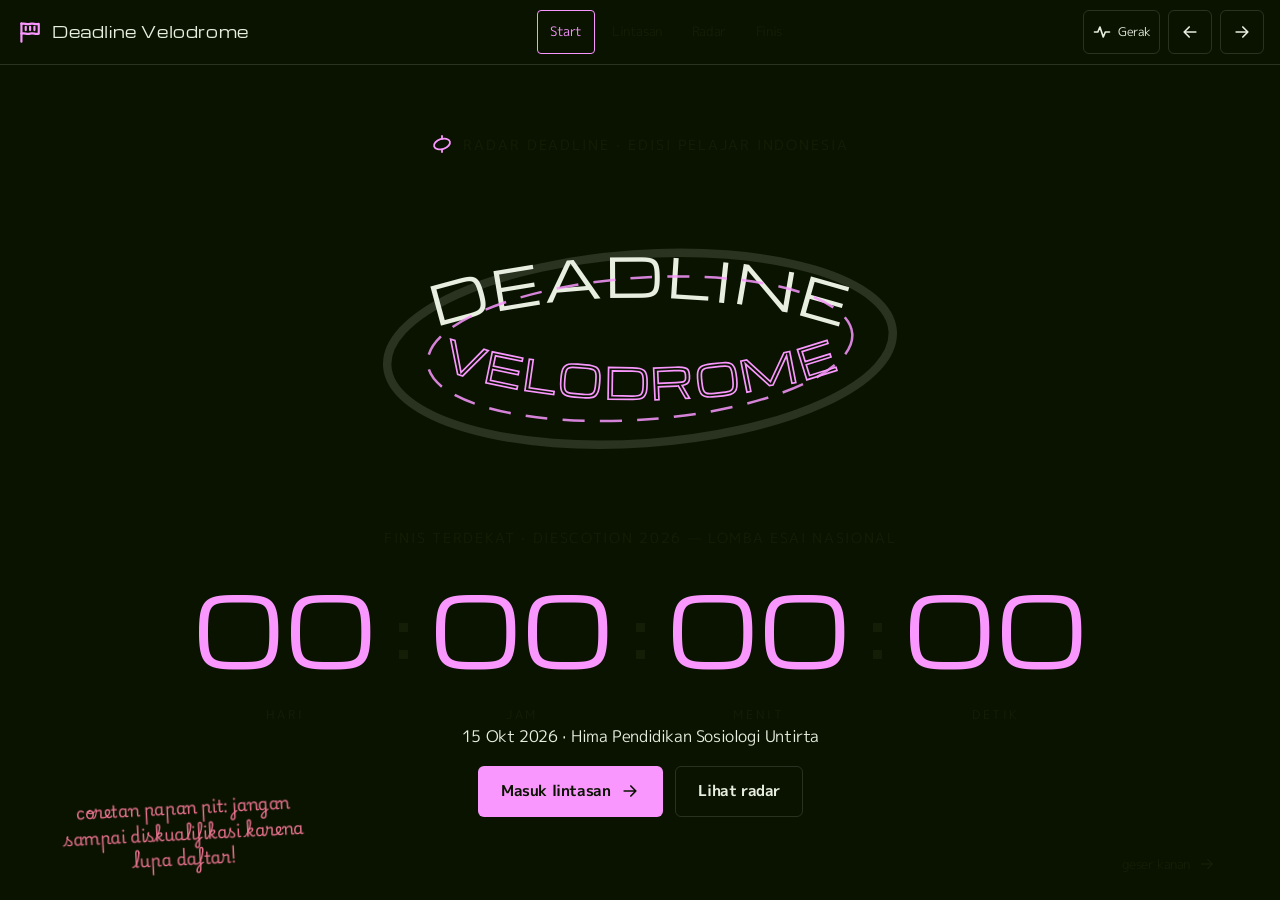
<file: index.html>
<!DOCTYPE html><html class="2xl:text-[20px]" dir="ltr" lang="id"><head><meta charset="UTF-8"><meta content="width=device-width,initial-scale=1" name="viewport"><link href="/sitemap-index.xml" rel="sitemap"><link href="/_astro/favicon.CGiRCjPI.ico" rel="shortcut icon"><link href="/_astro/favicon.e0ddyBzN.svg" rel="icon" type="image/svg+xml"><link href="/_astro/favicon.e0ddyBzN.svg" rel="mask-icon" color="#8D46E7"><link href="/_astro/apple-touch-icon.DHIlG7dp.png" rel="apple-touch-icon" sizes="180x180"><style>@font-face{font-family:Michroma-15c5a1b896dafcb0;src:url("/_astro/fonts/a269631c6207cd04.woff2") format("woff2");font-display:swap;unicode-range:U+0000-00FF,U+0131,U+0152-0153,U+02BB-02BC,U+02C6,U+02DA,U+02DC,U+0304,U+0308,U+0329,U+2000-206F,U+20AC,U+2122,U+2191,U+2193,U+2212,U+2215,U+FEFF,U+FFFD;font-weight:400;font-style:normal}@font-face{font-family:"Michroma-15c5a1b896dafcb0 fallback: Arial";src:local("Arial");font-display:swap;font-weight:400;font-style:normal;size-adjust:141.621%;ascent-override:81.6439%;descent-override:18.756%;line-gap-override:0%}:root{--font-display:Michroma-15c5a1b896dafcb0,"Michroma-15c5a1b896dafcb0 fallback: Arial",sans-serif}</style><link href="/_astro/fonts/a269631c6207cd04.woff2" rel="preload" type="font/woff2" as="font" crossorigin><style>@font-face{font-family:"M PLUS 1p-6e6b14cee67076b4";src:url("/_astro/fonts/56d10e011b49d1bc.woff2") format("woff2");font-display:swap;unicode-range:U+0000-00FF,U+0131,U+0152-0153,U+02BB-02BC,U+02C6,U+02DA,U+02DC,U+0304,U+0308,U+0329,U+2000-206F,U+20AC,U+2122,U+2191,U+2193,U+2212,U+2215,U+FEFF,U+FFFD;font-weight:400;font-style:normal}@font-face{font-family:"M PLUS 1p-6e6b14cee67076b4";src:url("/_astro/fonts/be36b83367836eaa.woff2") format("woff2");font-display:swap;unicode-range:U+0000-00FF,U+0131,U+0152-0153,U+02BB-02BC,U+02C6,U+02DA,U+02DC,U+0304,U+0308,U+0329,U+2000-206F,U+20AC,U+2122,U+2191,U+2193,U+2212,U+2215,U+FEFF,U+FFFD;font-weight:700;font-style:normal}@font-face{font-family:"M PLUS 1p-6e6b14cee67076b4 fallback: Arial";src:local("Arial");font-display:swap;font-weight:400;font-style:normal;size-adjust:109.6903%;ascent-override:98.0032%;descent-override:29.1731%;line-gap-override:8.2049%}@font-face{font-family:"M PLUS 1p-6e6b14cee67076b4 fallback: Arial Bold";src:local("Arial Bold");font-display:swap;font-weight:700;font-style:normal;size-adjust:101.8791%;ascent-override:105.5172%;descent-override:31.4098%;line-gap-override:8.834%}:root{--font-body:"M PLUS 1p-6e6b14cee67076b4","M PLUS 1p-6e6b14cee67076b4 fallback: Arial","M PLUS 1p-6e6b14cee67076b4 fallback: Arial Bold",sans-serif}</style><link href="/_astro/fonts/56d10e011b49d1bc.woff2" rel="preload" type="font/woff2" as="font" crossorigin><link href="/_astro/fonts/be36b83367836eaa.woff2" rel="preload" type="font/woff2" as="font" crossorigin><style>@font-face{font-family:"Playwrite ES Deco-7421c860d485d03b";src:url("/_astro/fonts/ab857092218ece1b.woff2") format("woff2");font-display:swap;unicode-range:U+0000-00FF,U+0131,U+0152-0153,U+02BB-02BC,U+02C6,U+02DA,U+02DC,U+0304,U+0308,U+0329,U+2000-206F,U+2074,U+20AC,U+2122,U+2191,U+2193,U+2212,U+2215,U+FEFF,U+FFFD;font-weight:400;font-style:normal}:root{--font-accent:"Playwrite ES Deco-7421c860d485d03b",cursive}</style><style>:root{--aw-font-sans:var(--font-body);--aw-font-serif:var(--font-body);--aw-font-heading:var(--font-display);--bg:rgb(10 19 0);--surface:rgb(21 30 3);--surface-2:rgb(30 42 8);--text:rgb(232 238 224);--muted:rgb(141 150 130);--accent:rgb(95 178 248);--accent-2:rgb(234 114 144);--pop:rgb(249 151 255);--line:rgb(232 238 224 / 14%);--display:var(--font-display);--bodyf:var(--font-body);--accentf:var(--font-accent);--aw-color-primary:rgb(95 178 248);--aw-color-secondary:rgb(234 114 144);--aw-color-accent:rgb(249 151 255);--aw-color-text-heading:rgb(232 238 224);--aw-color-text-default:rgb(232 238 224);--aw-color-text-muted:rgb(141 150 130);--aw-color-bg-page:rgb(10 19 0);--aw-color-bg-page-dark:rgb(10 19 0)}.dark{--aw-font-sans:var(--font-body);--aw-font-serif:var(--font-body);--aw-font-heading:var(--font-display);--aw-color-text-heading:rgb(232 238 224);--aw-color-text-default:rgb(232 238 224);--aw-color-text-muted:rgb(141 150 130);--aw-color-bg-page:rgb(10 19 0)}html{background:var(--bg);color:var(--text)}body{font-family:var(--bodyf),sans-serif;background:var(--bg);color:var(--text);-webkit-font-smoothing:antialiased}:focus-visible{outline:3px solid var(--pop);outline-offset:3px;border-radius:2px}</style><script>!function(){const e="system";function t(e){document.documentElement.classList["dark"===e?"add":"remove"]("dark")}function a(){return e&&e.endsWith(":only")||(localStorage.theme,0)?e.replace(":only",""):"dark"===localStorage.theme||!("theme"in localStorage)&&window.matchMedia("(prefers-color-scheme: dark)").matches?"dark":"light"}t(a()),document.addEventListener("astro:after-swap",()=>t(a()))}()</script><title>Deadline Velodrome — Radar Deadline Lomba & Beasiswa</title><link href="https://kayzenn123.github.io" rel="canonical"><meta content="Radar deadline lomba, beasiswa, dan hackathon Indonesia — divisualkan sebagai balapan velodrome. Lihat siapa paling dekat garis finis, simpan ke pit stop, ekspor pengingat." name="description"><meta content="index, follow" name="robots"><meta content="Deadline Velodrome — Radar Deadline Lomba &amp; Beasiswa" property="og:title"><meta content="website" property="og:type"><meta content="https://kayzenn123.github.io/_astro/default.CW5EadUx_Z1lMN82.jpg" property="og:image"><meta content="https://kayzenn123.github.io" property="og:url"><meta content="Radar deadline lomba, beasiswa, dan hackathon Indonesia — divisualkan sebagai balapan velodrome. Lihat siapa paling dekat garis finis, simpan ke pit stop, ekspor pengingat." property="og:description"><meta content="id" property="og:locale"><meta content="Deadline Velodrome" property="og:site_name"><meta content="https://kayzenn123.github.io/_astro/default.CW5EadUx_Z1lMN82.jpg" property="og:image:url"><meta content="1200" property="og:image:width"><meta content="626" property="og:image:height"><meta content="Deadline Velodrome — Radar Deadline Lomba &amp; Beasiswa" property="og:image:alt"><meta content="summary_large_image" name="twitter:card"><meta content="@kayzenn123" name="twitter:site"><meta content="@kayzenn123" name="twitter:creator"><meta content="orcPxI47GSa-cRvY11tUe6iGg2IO_RPvnA1q95iEM3M" name="google-site-verification"><script id="ga-init" data-id>if(document.getElementById("ga-init").dataset.id){var d=document.getElementById("ga-init").dataset.id;window.dataLayer=window.dataLayer||[],window.gtag=function(){dataLayer.push(arguments)},window.gtag("js",new Date),window.gtag("config",d)}</script><link href="https://images.unsplash.com" rel="preconnect"><link href="/_astro/Layout.BXCGYhUm.css" rel="stylesheet"><link href="/_astro/index.CSQG5Jlt.css" rel="stylesheet"><script type="module" src="/_astro/page.BS6wqQC3.js"></script></head><body class="flex flex-col antialiased bg-page min-h-screen text-default tracking-tight"><a data-astro-cid-lcdefpme href="#panel-radar" class="skip-link">Lompat ke radar deadline</a><header class="topbar" data-astro-cid-lcdefpme role="banner"><a data-astro-cid-lcdefpme href="#panel-start" data-goto="panel-start" class="brand" aria-label="Deadline Velodrome — ke garis start"><span data-astro-cid-lcdefpme aria-hidden="true" class="brand-flag"><svg viewBox="0 0 24 24" aria-hidden="true" fill="none" stroke="currentColor" stroke-linecap="round" stroke-linejoin="round" stroke-width="2" xmlns="http://www.w3.org/2000/svg"><path d="M5 21V4"/><path d="M5 4.5c3-1.2 5 1.2 8 0s5 1.2 8 0v9c-3 1.2-5-1.2-8 0s-5-1.2-8 0"/><path d="M9 7.2v3M13 7.2v3M17 7.2v3"/></svg></span><span data-astro-cid-lcdefpme class="brand-name">Deadline&nbsp;Velodrome</span></a><nav aria-label="Navigasi panel" class="panel-nav" data-astro-cid-lcdefpme><a data-astro-cid-lcdefpme href="#panel-start" data-goto="panel-start">Start</a><a data-astro-cid-lcdefpme href="#panel-lintasan" data-goto="panel-lintasan">Lintasan</a><a data-astro-cid-lcdefpme href="#panel-radar" data-goto="panel-radar">Radar</a><a data-astro-cid-lcdefpme href="#panel-finis" data-goto="panel-finis">Finis</a></nav><div class="topbar-actions" data-astro-cid-lcdefpme><button class="icon-btn" data-astro-cid-lcdefpme title="Matikan atau hidupkan gerak" aria-pressed="false" id="motion-toggle"><span data-astro-cid-lcdefpme aria-hidden="true"><svg viewBox="0 0 24 24" aria-hidden="true" fill="none" stroke="currentColor" stroke-linecap="round" stroke-linejoin="round" stroke-width="2" xmlns="http://www.w3.org/2000/svg"><path d="M3 12h4l2.5-6 4 12L16 12h5"/></svg></span><span data-astro-cid-lcdefpme class="btn-label">Gerak</span></button><button class="icon-btn" data-astro-cid-lcdefpme aria-label="Panel sebelumnya" id="prev-panel"><span data-astro-cid-lcdefpme aria-hidden="true"><svg viewBox="0 0 24 24" aria-hidden="true" fill="none" stroke="currentColor" stroke-linecap="round" stroke-linejoin="round" stroke-width="2" xmlns="http://www.w3.org/2000/svg"><path d="M19 12H5M11 6l-6 6 6 6"/></svg></span></button><button class="icon-btn" data-astro-cid-lcdefpme aria-label="Panel berikutnya" id="next-panel"><span data-astro-cid-lcdefpme aria-hidden="true"><svg viewBox="0 0 24 24" aria-hidden="true" fill="none" stroke="currentColor" stroke-linecap="round" stroke-linejoin="round" stroke-width="2" xmlns="http://www.w3.org/2000/svg"><path d="M5 12h14M13 6l6 6-6 6"/></svg></span></button></div></header><div class="progress" data-astro-cid-lcdefpme aria-hidden="true"><span data-astro-cid-lcdefpme id="progress-fill"></span></div><main aria-label="Lintasan balapan: geser ke kanan untuk melihat deadline" class="race" data-astro-cid-lcdefpme id="race" role="region" tabindex="0"><div class="track" data-astro-cid-lcdefpme><section class="panel panel-start" id="panel-start" data-astro-cid-lcdefpme data-panel aria-labelledby="hero-title"><p class="kicker" data-astro-cid-lcdefpme><span data-astro-cid-lcdefpme aria-hidden="true"><svg viewBox="0 0 24 24" aria-hidden="true" fill="none" stroke="currentColor" stroke-linecap="round" stroke-linejoin="round" stroke-width="2" xmlns="http://www.w3.org/2000/svg"><ellipse cx="12" cy="12" rx="9" ry="5.5" transform="rotate(-18 12 12)"/><path d="M12 3.2v3M12 17.8v3"/></svg></span>Radar deadline · edisi pelajar Indonesia</p><div class="hero-curve" data-astro-cid-lcdefpme aria-hidden="true"><svg viewBox="0 0 900 440" class="curve-svg" data-astro-cid-lcdefpme role="presentation"><defs data-astro-cid-lcdefpme><path d="M 100,290 A 350,130 0 0 1 800,290" fill="none" data-astro-cid-lcdefpme id="ovalTop"></path><path d="M 120,160 A 330,120 0 0 0 780,160" fill="none" data-astro-cid-lcdefpme id="ovalBot"></path></defs><text class="curve-text" data-astro-cid-lcdefpme><textPath data-astro-cid-lcdefpme href="#ovalTop" startOffset="50%" text-anchor="middle">DEADLINE</textPath></text><text class="curve-text curve-text--alt" data-astro-cid-lcdefpme><textPath data-astro-cid-lcdefpme href="#ovalBot" startOffset="50%" text-anchor="middle">VELODROME</textPath></text><ellipse cx="450" cy="220" rx="300" ry="112" transform="rotate(-4 450 220)" class="curve-lane" data-astro-cid-lcdefpme></ellipse><ellipse cx="450" cy="220" rx="252" ry="84" transform="rotate(-4 450 220)" class="curve-lane curve-lane--inner" data-astro-cid-lcdefpme></ellipse></svg></div><h1 class="sr-only" data-astro-cid-lcdefpme id="hero-title">Deadline Velodrome — radar deadline lomba, beasiswa, dan hackathon Indonesia</h1><div class="hero-countdown" data-astro-cid-lcdefpme data-door><p class="hero-countdown-label" data-astro-cid-lcdefpme>Finis terdekat · DIESCOTION 2026 — Lomba Esai Nasional</p><p class="hero-countdown-time" data-astro-cid-lcdefpme role="timer" aria-label="Sisa waktu menuju deadline DIESCOTION 2026 — Lomba Esai Nasional"><span data-astro-cid-lcdefpme class="cd-group"><span data-astro-cid-lcdefpme class="cd-num" data-cd="d">--</span><span data-astro-cid-lcdefpme class="cd-unit">hari</span></span><span data-astro-cid-lcdefpme class="cd-sep">:</span><span data-astro-cid-lcdefpme class="cd-group"><span data-astro-cid-lcdefpme class="cd-num" data-cd="h">--</span><span data-astro-cid-lcdefpme class="cd-unit">jam</span></span><span data-astro-cid-lcdefpme class="cd-sep">:</span><span data-astro-cid-lcdefpme class="cd-group"><span data-astro-cid-lcdefpme class="cd-num" data-cd="m">--</span><span data-astro-cid-lcdefpme class="cd-unit">menit</span></span><span data-astro-cid-lcdefpme class="cd-sep">:</span><span data-astro-cid-lcdefpme class="cd-group"><span data-astro-cid-lcdefpme class="cd-num" data-cd="s">--</span><span data-astro-cid-lcdefpme class="cd-unit">detik</span></span></p><p class="hero-date" data-astro-cid-lcdefpme>15 Okt 2026 · Hima Pendidikan Sosiologi Untirta</p><div class="hero-cta" data-astro-cid-lcdefpme><a data-astro-cid-lcdefpme href="#panel-lintasan" data-goto="panel-lintasan" class="btn magnetic btn-primary">Masuk lintasan <span data-astro-cid-lcdefpme aria-hidden="true"><svg viewBox="0 0 24 24" aria-hidden="true" fill="none" stroke="currentColor" stroke-linecap="round" stroke-linejoin="round" stroke-width="2" xmlns="http://www.w3.org/2000/svg"><path d="M5 12h14M13 6l6 6-6 6"/></svg></span></a><a data-astro-cid-lcdefpme href="#panel-radar" data-goto="panel-radar" class="btn btn-ghost magnetic">Lihat radar</a></div></div><p class="scroll-hint" data-astro-cid-lcdefpme aria-hidden="true">geser kanan <span data-astro-cid-lcdefpme><svg viewBox="0 0 24 24" aria-hidden="true" fill="none" stroke="currentColor" stroke-linecap="round" stroke-linejoin="round" stroke-width="2" xmlns="http://www.w3.org/2000/svg"><path d="M5 12h14M13 6l6 6-6 6"/></svg></span></p><p class="pit-note" data-astro-cid-lcdefpme aria-hidden="true">coretan papan pit: jangan sampai diskualifikasi karena lupa daftar!</p></section><section class="panel panel-marquee" id="panel-marquee" data-astro-cid-lcdefpme data-panel aria-label="Komentar komentator"><div class="marquee-stack" data-astro-cid-lcdefpme aria-hidden="true"><div class="mq-band mq-band--1" data-astro-cid-lcdefpme><div class="mq-inner" data-astro-cid-lcdefpme data-mq="1"><span data-astro-cid-lcdefpme>FINIS TERDEKAT DIESCOTION 2026 — LOMBA ESAI NASIONAL · 4 PEMBALAP DI BAWAH 7 HARI · JANGAN REM DI TIKUNGAN ·&nbsp;</span><span data-astro-cid-lcdefpme>FINIS TERDEKAT DIESCOTION 2026 — LOMBA ESAI NASIONAL · 4 PEMBALAP DI BAWAH 7 HARI · JANGAN REM DI TIKUNGAN ·&nbsp;</span></div></div><div class="mq-band mq-band--2" data-astro-cid-lcdefpme><div class="mq-inner" data-astro-cid-lcdefpme data-mq="-0.7"><span data-astro-cid-lcdefpme>GASSS · PIT STOP TERBUKA · 15 DEADLINE TERPANTAU · CEK SUMBER SEBELUM DAFTAR ·&nbsp;</span><span data-astro-cid-lcdefpme>GASSS · PIT STOP TERBUKA · 15 DEADLINE TERPANTAU · CEK SUMBER SEBELUM DAFTAR ·&nbsp;</span></div></div><div class="mq-band mq-band--3" data-astro-cid-lcdefpme><div class="mq-inner" data-astro-cid-lcdefpme data-mq="0.5"><span data-astro-cid-lcdefpme>DIESCOTION 2026 — LOMBA ESAI NASIONAL · H-5 · LOMBA MENULIS FALIH MEDIA 2026 · H-5 · UMS HEALTH INNOVATION HACKATHON 2026 · H-5 · MUSLIM FEST COMPETITION 2026 — POSTER &amp; DAKWAH · H-6 · BEASISWA KARYA SALEMBA EMPAT (KSE) 2026 · H-8 ·&nbsp;</span><span data-astro-cid-lcdefpme>DIESCOTION 2026 — LOMBA ESAI NASIONAL · H-5 · LOMBA MENULIS FALIH MEDIA 2026 · H-5 · UMS HEALTH INNOVATION HACKATHON 2026 · H-5 · MUSLIM FEST COMPETITION 2026 — POSTER &amp; DAKWAH · H-6 · BEASISWA KARYA SALEMBA EMPAT (KSE) 2026 · H-8 ·&nbsp;</span></div></div></div><p class="sr-only" data-astro-cid-lcdefpme>Komentator: 4 deadline tersisa 7 hari atau kurang dari total 15 deadline terpantau.</p></section><section class="panel panel-track" id="panel-lintasan" data-astro-cid-lcdefpme data-panel aria-labelledby="track-title"><div class="panel-head" data-astro-cid-lcdefpme data-door><h2 class="door-title" data-astro-cid-lcdefpme id="track-title">Lintasan</h2><p class="panel-sub" data-astro-cid-lcdefpme>Tiap kartu = satu deadline, terurut dari yang paling mepet ke garis finis. Arahkan kursor ke pembalap — sorot lampu mengikutinya.</p></div><div class="lane-wrap" data-astro-cid-lcdefpme><div class="lane" data-astro-cid-lcdefpme id="lane" role="list" aria-label="Daftar deadline sebagai pembalap"><article aria-label="DIESCOTION 2026 — Lomba Esai Nasional, Menulis, sisa 5 hari" class="rider rider--urgent" data-astro-cid-lcdefpme data-cat="menulis" data-rider="diescotion-2026" role="listitem" style="--rider-pos:90.0%;--rider-lane:0;--jersey:var(--accent-2)" tabindex="0"><span data-astro-cid-lcdefpme aria-hidden="true" class="rider-num">01</span><span data-astro-cid-lcdefpme aria-hidden="true" class="rider-bike"><svg viewBox="0 0 24 24" aria-hidden="true" fill="none" stroke="currentColor" stroke-linecap="round" stroke-linejoin="round" stroke-width="2" xmlns="http://www.w3.org/2000/svg"><circle cx="6" cy="17" r="3.4"/><circle cx="18" cy="17" r="3.4"/><path d="M6 17l3.5-7H14l4 7M9.5 10L8 5.5h2.5M14 10l-1.5-4.5H16"/></svg></span><h3 class="rider-name" data-astro-cid-lcdefpme>DIESCOTION 2026 — Lomba Esai Nasional</h3><p class="rider-meta" data-astro-cid-lcdefpme>Menulis · 15 Okt 2026</p><p class="rider-count" data-astro-cid-lcdefpme><span data-astro-cid-lcdefpme aria-hidden="true"><svg viewBox="0 0 24 24" aria-hidden="true" fill="none" stroke="currentColor" stroke-linecap="round" stroke-linejoin="round" stroke-width="2" xmlns="http://www.w3.org/2000/svg"><path d="M6 3.5h12M6 20.5h12M7.5 3.5c0 5 4.5 6 4.5 8.5s-4.5 3.5-4.5 8.5M16.5 3.5c0 5-4.5 6-4.5 8.5s4.5 3.5 4.5 8.5"/></svg></span>H-5</p><span data-astro-cid-lcdefpme aria-hidden="true" class="rider-open">detail <span data-astro-cid-lcdefpme><svg viewBox="0 0 24 24" aria-hidden="true" fill="none" stroke="currentColor" stroke-linecap="round" stroke-linejoin="round" stroke-width="2" xmlns="http://www.w3.org/2000/svg"><path d="M5 12h14M13 6l6 6-6 6"/></svg></span></span></article><article aria-label="Lomba Menulis Falih Media 2026, Menulis, sisa 5 hari" class="rider rider--urgent" data-astro-cid-lcdefpme data-cat="menulis" data-rider="falih-media-2026" role="listitem" style="--rider-pos:84.1%;--rider-lane:1;--jersey:var(--accent-2)" tabindex="0"><span data-astro-cid-lcdefpme aria-hidden="true" class="rider-num">02</span><span data-astro-cid-lcdefpme aria-hidden="true" class="rider-bike"><svg viewBox="0 0 24 24" aria-hidden="true" fill="none" stroke="currentColor" stroke-linecap="round" stroke-linejoin="round" stroke-width="2" xmlns="http://www.w3.org/2000/svg"><circle cx="6" cy="17" r="3.4"/><circle cx="18" cy="17" r="3.4"/><path d="M6 17l3.5-7H14l4 7M9.5 10L8 5.5h2.5M14 10l-1.5-4.5H16"/></svg></span><h3 class="rider-name" data-astro-cid-lcdefpme>Lomba Menulis Falih Media 2026</h3><p class="rider-meta" data-astro-cid-lcdefpme>Menulis · 15 Okt 2026</p><p class="rider-count" data-astro-cid-lcdefpme><span data-astro-cid-lcdefpme aria-hidden="true"><svg viewBox="0 0 24 24" aria-hidden="true" fill="none" stroke="currentColor" stroke-linecap="round" stroke-linejoin="round" stroke-width="2" xmlns="http://www.w3.org/2000/svg"><path d="M6 3.5h12M6 20.5h12M7.5 3.5c0 5 4.5 6 4.5 8.5s-4.5 3.5-4.5 8.5M16.5 3.5c0 5-4.5 6-4.5 8.5s4.5 3.5 4.5 8.5"/></svg></span>H-5</p><span data-astro-cid-lcdefpme aria-hidden="true" class="rider-open">detail <span data-astro-cid-lcdefpme><svg viewBox="0 0 24 24" aria-hidden="true" fill="none" stroke="currentColor" stroke-linecap="round" stroke-linejoin="round" stroke-width="2" xmlns="http://www.w3.org/2000/svg"><path d="M5 12h14M13 6l6 6-6 6"/></svg></span></span></article><article aria-label="UMS Health Innovation Hackathon 2026, Hackathon, sisa 5 hari" class="rider rider--urgent" data-astro-cid-lcdefpme data-cat="hackathon" data-rider="ums-hackathon-2026" role="listitem" style="--rider-pos:78.3%;--rider-lane:2;--jersey:var(--pop)" tabindex="0"><span data-astro-cid-lcdefpme aria-hidden="true" class="rider-num">03</span><span data-astro-cid-lcdefpme aria-hidden="true" class="rider-bike"><svg viewBox="0 0 24 24" aria-hidden="true" fill="none" stroke="currentColor" stroke-linecap="round" stroke-linejoin="round" stroke-width="2" xmlns="http://www.w3.org/2000/svg"><circle cx="6" cy="17" r="3.4"/><circle cx="18" cy="17" r="3.4"/><path d="M6 17l3.5-7H14l4 7M9.5 10L8 5.5h2.5M14 10l-1.5-4.5H16"/></svg></span><h3 class="rider-name" data-astro-cid-lcdefpme>UMS Health Innovation Hackathon 2026</h3><p class="rider-meta" data-astro-cid-lcdefpme>Hackathon · 15 Okt 2026</p><p class="rider-count" data-astro-cid-lcdefpme><span data-astro-cid-lcdefpme aria-hidden="true"><svg viewBox="0 0 24 24" aria-hidden="true" fill="none" stroke="currentColor" stroke-linecap="round" stroke-linejoin="round" stroke-width="2" xmlns="http://www.w3.org/2000/svg"><path d="M6 3.5h12M6 20.5h12M7.5 3.5c0 5 4.5 6 4.5 8.5s-4.5 3.5-4.5 8.5M16.5 3.5c0 5-4.5 6-4.5 8.5s4.5 3.5 4.5 8.5"/></svg></span>H-5</p><span data-astro-cid-lcdefpme aria-hidden="true" class="rider-open">detail <span data-astro-cid-lcdefpme><svg viewBox="0 0 24 24" aria-hidden="true" fill="none" stroke="currentColor" stroke-linecap="round" stroke-linejoin="round" stroke-width="2" xmlns="http://www.w3.org/2000/svg"><path d="M5 12h14M13 6l6 6-6 6"/></svg></span></span></article><article aria-label="Muslim Fest Competition 2026 — Poster &amp; Dakwah, Lomba, sisa 6 hari" class="rider rider--urgent" data-astro-cid-lcdefpme data-cat="lomba" data-rider="muslim-fest-ipb-2026" role="listitem" style="--rider-pos:72.4%;--rider-lane:3;--jersey:var(--accent-2)" tabindex="0"><span data-astro-cid-lcdefpme aria-hidden="true" class="rider-num">04</span><span data-astro-cid-lcdefpme aria-hidden="true" class="rider-bike"><svg viewBox="0 0 24 24" aria-hidden="true" fill="none" stroke="currentColor" stroke-linecap="round" stroke-linejoin="round" stroke-width="2" xmlns="http://www.w3.org/2000/svg"><circle cx="6" cy="17" r="3.4"/><circle cx="18" cy="17" r="3.4"/><path d="M6 17l3.5-7H14l4 7M9.5 10L8 5.5h2.5M14 10l-1.5-4.5H16"/></svg></span><h3 class="rider-name" data-astro-cid-lcdefpme>Muslim Fest Competition 2026 — Poster &amp; Dakwah</h3><p class="rider-meta" data-astro-cid-lcdefpme>Lomba · 16 Okt 2026</p><p class="rider-count" data-astro-cid-lcdefpme><span data-astro-cid-lcdefpme aria-hidden="true"><svg viewBox="0 0 24 24" aria-hidden="true" fill="none" stroke="currentColor" stroke-linecap="round" stroke-linejoin="round" stroke-width="2" xmlns="http://www.w3.org/2000/svg"><path d="M6 3.5h12M6 20.5h12M7.5 3.5c0 5 4.5 6 4.5 8.5s-4.5 3.5-4.5 8.5M16.5 3.5c0 5-4.5 6-4.5 8.5s4.5 3.5 4.5 8.5"/></svg></span>H-6</p><span data-astro-cid-lcdefpme aria-hidden="true" class="rider-open">detail <span data-astro-cid-lcdefpme><svg viewBox="0 0 24 24" aria-hidden="true" fill="none" stroke="currentColor" stroke-linecap="round" stroke-linejoin="round" stroke-width="2" xmlns="http://www.w3.org/2000/svg"><path d="M5 12h14M13 6l6 6-6 6"/></svg></span></span></article><article aria-label="Beasiswa Karya Salemba Empat (KSE) 2026, Beasiswa, sisa 8 hari" class="rider rider--soon" data-astro-cid-lcdefpme data-cat="beasiswa" data-rider="kse-2026" role="listitem" style="--rider-pos:66.6%;--rider-lane:0;--jersey:var(--accent)" tabindex="0"><span data-astro-cid-lcdefpme aria-hidden="true" class="rider-num">05</span><span data-astro-cid-lcdefpme aria-hidden="true" class="rider-bike"><svg viewBox="0 0 24 24" aria-hidden="true" fill="none" stroke="currentColor" stroke-linecap="round" stroke-linejoin="round" stroke-width="2" xmlns="http://www.w3.org/2000/svg"><circle cx="6" cy="17" r="3.4"/><circle cx="18" cy="17" r="3.4"/><path d="M6 17l3.5-7H14l4 7M9.5 10L8 5.5h2.5M14 10l-1.5-4.5H16"/></svg></span><h3 class="rider-name" data-astro-cid-lcdefpme>Beasiswa Karya Salemba Empat (KSE) 2026</h3><p class="rider-meta" data-astro-cid-lcdefpme>Beasiswa · 18 Okt 2026</p><p class="rider-count" data-astro-cid-lcdefpme><span data-astro-cid-lcdefpme aria-hidden="true"><svg viewBox="0 0 24 24" aria-hidden="true" fill="none" stroke="currentColor" stroke-linecap="round" stroke-linejoin="round" stroke-width="2" xmlns="http://www.w3.org/2000/svg"><path d="M6 3.5h12M6 20.5h12M7.5 3.5c0 5 4.5 6 4.5 8.5s-4.5 3.5-4.5 8.5M16.5 3.5c0 5-4.5 6-4.5 8.5s4.5 3.5 4.5 8.5"/></svg></span>H-8</p><span data-astro-cid-lcdefpme aria-hidden="true" class="rider-open">detail <span data-astro-cid-lcdefpme><svg viewBox="0 0 24 24" aria-hidden="true" fill="none" stroke="currentColor" stroke-linecap="round" stroke-linejoin="round" stroke-width="2" xmlns="http://www.w3.org/2000/svg"><path d="M5 12h14M13 6l6 6-6 6"/></svg></span></span></article><article aria-label="Beasiswa Aktivis Nusantara (BAKTI NUSA) Angkatan 16, Beasiswa, sisa 8 hari" class="rider rider--soon" data-astro-cid-lcdefpme data-cat="beasiswa" data-rider="bakti-nusa-16" role="listitem" style="--rider-pos:60.7%;--rider-lane:1;--jersey:var(--accent)" tabindex="0"><span data-astro-cid-lcdefpme aria-hidden="true" class="rider-num">06</span><span data-astro-cid-lcdefpme aria-hidden="true" class="rider-bike"><svg viewBox="0 0 24 24" aria-hidden="true" fill="none" stroke="currentColor" stroke-linecap="round" stroke-linejoin="round" stroke-width="2" xmlns="http://www.w3.org/2000/svg"><circle cx="6" cy="17" r="3.4"/><circle cx="18" cy="17" r="3.4"/><path d="M6 17l3.5-7H14l4 7M9.5 10L8 5.5h2.5M14 10l-1.5-4.5H16"/></svg></span><h3 class="rider-name" data-astro-cid-lcdefpme>Beasiswa Aktivis Nusantara (BAKTI NUSA) Angkatan 16</h3><p class="rider-meta" data-astro-cid-lcdefpme>Beasiswa · 18 Okt 2026</p><p class="rider-count" data-astro-cid-lcdefpme><span data-astro-cid-lcdefpme aria-hidden="true"><svg viewBox="0 0 24 24" aria-hidden="true" fill="none" stroke="currentColor" stroke-linecap="round" stroke-linejoin="round" stroke-width="2" xmlns="http://www.w3.org/2000/svg"><path d="M6 3.5h12M6 20.5h12M7.5 3.5c0 5 4.5 6 4.5 8.5s-4.5 3.5-4.5 8.5M16.5 3.5c0 5-4.5 6-4.5 8.5s4.5 3.5 4.5 8.5"/></svg></span>H-8</p><span data-astro-cid-lcdefpme aria-hidden="true" class="rider-open">detail <span data-astro-cid-lcdefpme><svg viewBox="0 0 24 24" aria-hidden="true" fill="none" stroke="currentColor" stroke-linecap="round" stroke-linejoin="round" stroke-width="2" xmlns="http://www.w3.org/2000/svg"><path d="M5 12h14M13 6l6 6-6 6"/></svg></span></span></article><article aria-label="Beasiswa BCA 2027 — PPTI &amp; PPBP, Beasiswa, sisa 10 hari" class="rider rider--soon" data-astro-cid-lcdefpme data-cat="beasiswa" data-rider="beasiswa-bca-2027" role="listitem" style="--rider-pos:54.9%;--rider-lane:2;--jersey:var(--accent)" tabindex="0"><span data-astro-cid-lcdefpme aria-hidden="true" class="rider-num">07</span><span data-astro-cid-lcdefpme aria-hidden="true" class="rider-bike"><svg viewBox="0 0 24 24" aria-hidden="true" fill="none" stroke="currentColor" stroke-linecap="round" stroke-linejoin="round" stroke-width="2" xmlns="http://www.w3.org/2000/svg"><circle cx="6" cy="17" r="3.4"/><circle cx="18" cy="17" r="3.4"/><path d="M6 17l3.5-7H14l4 7M9.5 10L8 5.5h2.5M14 10l-1.5-4.5H16"/></svg></span><h3 class="rider-name" data-astro-cid-lcdefpme>Beasiswa BCA 2027 — PPTI &amp; PPBP</h3><p class="rider-meta" data-astro-cid-lcdefpme>Beasiswa · 20 Okt 2026</p><p class="rider-count" data-astro-cid-lcdefpme><span data-astro-cid-lcdefpme aria-hidden="true"><svg viewBox="0 0 24 24" aria-hidden="true" fill="none" stroke="currentColor" stroke-linecap="round" stroke-linejoin="round" stroke-width="2" xmlns="http://www.w3.org/2000/svg"><path d="M6 3.5h12M6 20.5h12M7.5 3.5c0 5 4.5 6 4.5 8.5s-4.5 3.5-4.5 8.5M16.5 3.5c0 5-4.5 6-4.5 8.5s4.5 3.5 4.5 8.5"/></svg></span>H-10</p><span data-astro-cid-lcdefpme aria-hidden="true" class="rider-open">detail <span data-astro-cid-lcdefpme><svg viewBox="0 0 24 24" aria-hidden="true" fill="none" stroke="currentColor" stroke-linecap="round" stroke-linejoin="round" stroke-width="2" xmlns="http://www.w3.org/2000/svg"><path d="M5 12h14M13 6l6 6-6 6"/></svg></span></span></article><article aria-label="Beasiswa KAIST 2027 S1 Korea Selatan (Wave 1), Beasiswa, sisa 12 hari" class="rider rider--soon" data-astro-cid-lcdefpme data-cat="beasiswa" data-rider="kaist-2027-wave1" role="listitem" style="--rider-pos:49.0%;--rider-lane:3;--jersey:var(--accent)" tabindex="0"><span data-astro-cid-lcdefpme aria-hidden="true" class="rider-num">08</span><span data-astro-cid-lcdefpme aria-hidden="true" class="rider-bike"><svg viewBox="0 0 24 24" aria-hidden="true" fill="none" stroke="currentColor" stroke-linecap="round" stroke-linejoin="round" stroke-width="2" xmlns="http://www.w3.org/2000/svg"><circle cx="6" cy="17" r="3.4"/><circle cx="18" cy="17" r="3.4"/><path d="M6 17l3.5-7H14l4 7M9.5 10L8 5.5h2.5M14 10l-1.5-4.5H16"/></svg></span><h3 class="rider-name" data-astro-cid-lcdefpme>Beasiswa KAIST 2027 S1 Korea Selatan (Wave 1)</h3><p class="rider-meta" data-astro-cid-lcdefpme>Beasiswa · 22 Okt 2026</p><p class="rider-count" data-astro-cid-lcdefpme><span data-astro-cid-lcdefpme aria-hidden="true"><svg viewBox="0 0 24 24" aria-hidden="true" fill="none" stroke="currentColor" stroke-linecap="round" stroke-linejoin="round" stroke-width="2" xmlns="http://www.w3.org/2000/svg"><path d="M6 3.5h12M6 20.5h12M7.5 3.5c0 5 4.5 6 4.5 8.5s-4.5 3.5-4.5 8.5M16.5 3.5c0 5-4.5 6-4.5 8.5s4.5 3.5 4.5 8.5"/></svg></span>H-12</p><span data-astro-cid-lcdefpme aria-hidden="true" class="rider-open">detail <span data-astro-cid-lcdefpme><svg viewBox="0 0 24 24" aria-hidden="true" fill="none" stroke="currentColor" stroke-linecap="round" stroke-linejoin="round" stroke-width="2" xmlns="http://www.w3.org/2000/svg"><path d="M5 12h14M13 6l6 6-6 6"/></svg></span></span></article><article aria-label="OVISAR 2026 — Lomba Poster &amp; Videografi, Lomba, sisa 12 hari" class="rider rider--soon" data-astro-cid-lcdefpme data-cat="lomba" data-rider="ovisar-2026" role="listitem" style="--rider-pos:43.1%;--rider-lane:0;--jersey:var(--accent-2)" tabindex="0"><span data-astro-cid-lcdefpme aria-hidden="true" class="rider-num">09</span><span data-astro-cid-lcdefpme aria-hidden="true" class="rider-bike"><svg viewBox="0 0 24 24" aria-hidden="true" fill="none" stroke="currentColor" stroke-linecap="round" stroke-linejoin="round" stroke-width="2" xmlns="http://www.w3.org/2000/svg"><circle cx="6" cy="17" r="3.4"/><circle cx="18" cy="17" r="3.4"/><path d="M6 17l3.5-7H14l4 7M9.5 10L8 5.5h2.5M14 10l-1.5-4.5H16"/></svg></span><h3 class="rider-name" data-astro-cid-lcdefpme>OVISAR 2026 — Lomba Poster &amp; Videografi</h3><p class="rider-meta" data-astro-cid-lcdefpme>Lomba · 22 Okt 2026</p><p class="rider-count" data-astro-cid-lcdefpme><span data-astro-cid-lcdefpme aria-hidden="true"><svg viewBox="0 0 24 24" aria-hidden="true" fill="none" stroke="currentColor" stroke-linecap="round" stroke-linejoin="round" stroke-width="2" xmlns="http://www.w3.org/2000/svg"><path d="M6 3.5h12M6 20.5h12M7.5 3.5c0 5 4.5 6 4.5 8.5s-4.5 3.5-4.5 8.5M16.5 3.5c0 5-4.5 6-4.5 8.5s4.5 3.5 4.5 8.5"/></svg></span>H-12</p><span data-astro-cid-lcdefpme aria-hidden="true" class="rider-open">detail <span data-astro-cid-lcdefpme><svg viewBox="0 0 24 24" aria-hidden="true" fill="none" stroke="currentColor" stroke-linecap="round" stroke-linejoin="round" stroke-width="2" xmlns="http://www.w3.org/2000/svg"><path d="M5 12h14M13 6l6 6-6 6"/></svg></span></span></article><article aria-label="Lomba Poster Animal Welfare Indonesia, Lomba, sisa 13 hari" class="rider rider--soon" data-astro-cid-lcdefpme data-cat="lomba" data-rider="poster-awi" role="listitem" style="--rider-pos:37.3%;--rider-lane:1;--jersey:var(--accent-2)" tabindex="0"><span data-astro-cid-lcdefpme aria-hidden="true" class="rider-num">10</span><span data-astro-cid-lcdefpme aria-hidden="true" class="rider-bike"><svg viewBox="0 0 24 24" aria-hidden="true" fill="none" stroke="currentColor" stroke-linecap="round" stroke-linejoin="round" stroke-width="2" xmlns="http://www.w3.org/2000/svg"><circle cx="6" cy="17" r="3.4"/><circle cx="18" cy="17" r="3.4"/><path d="M6 17l3.5-7H14l4 7M9.5 10L8 5.5h2.5M14 10l-1.5-4.5H16"/></svg></span><h3 class="rider-name" data-astro-cid-lcdefpme>Lomba Poster Animal Welfare Indonesia</h3><p class="rider-meta" data-astro-cid-lcdefpme>Lomba · 23 Okt 2026</p><p class="rider-count" data-astro-cid-lcdefpme><span data-astro-cid-lcdefpme aria-hidden="true"><svg viewBox="0 0 24 24" aria-hidden="true" fill="none" stroke="currentColor" stroke-linecap="round" stroke-linejoin="round" stroke-width="2" xmlns="http://www.w3.org/2000/svg"><path d="M6 3.5h12M6 20.5h12M7.5 3.5c0 5 4.5 6 4.5 8.5s-4.5 3.5-4.5 8.5M16.5 3.5c0 5-4.5 6-4.5 8.5s4.5 3.5 4.5 8.5"/></svg></span>H-13</p><span data-astro-cid-lcdefpme aria-hidden="true" class="rider-open">detail <span data-astro-cid-lcdefpme><svg viewBox="0 0 24 24" aria-hidden="true" fill="none" stroke="currentColor" stroke-linecap="round" stroke-linejoin="round" stroke-width="2" xmlns="http://www.w3.org/2000/svg"><path d="M5 12h14M13 6l6 6-6 6"/></svg></span></span></article><article aria-label="Beasiswa IDNextLeader S2 Telkom University, Beasiswa, sisa 14 hari" class="rider rider--soon" data-astro-cid-lcdefpme data-cat="beasiswa" data-rider="idnextleader-telkom" role="listitem" style="--rider-pos:31.4%;--rider-lane:2;--jersey:var(--accent)" tabindex="0"><span data-astro-cid-lcdefpme aria-hidden="true" class="rider-num">11</span><span data-astro-cid-lcdefpme aria-hidden="true" class="rider-bike"><svg viewBox="0 0 24 24" aria-hidden="true" fill="none" stroke="currentColor" stroke-linecap="round" stroke-linejoin="round" stroke-width="2" xmlns="http://www.w3.org/2000/svg"><circle cx="6" cy="17" r="3.4"/><circle cx="18" cy="17" r="3.4"/><path d="M6 17l3.5-7H14l4 7M9.5 10L8 5.5h2.5M14 10l-1.5-4.5H16"/></svg></span><h3 class="rider-name" data-astro-cid-lcdefpme>Beasiswa IDNextLeader S2 Telkom University</h3><p class="rider-meta" data-astro-cid-lcdefpme>Beasiswa · 24 Okt 2026</p><p class="rider-count" data-astro-cid-lcdefpme><span data-astro-cid-lcdefpme aria-hidden="true"><svg viewBox="0 0 24 24" aria-hidden="true" fill="none" stroke="currentColor" stroke-linecap="round" stroke-linejoin="round" stroke-width="2" xmlns="http://www.w3.org/2000/svg"><path d="M6 3.5h12M6 20.5h12M7.5 3.5c0 5 4.5 6 4.5 8.5s-4.5 3.5-4.5 8.5M16.5 3.5c0 5-4.5 6-4.5 8.5s4.5 3.5 4.5 8.5"/></svg></span>H-14</p><span data-astro-cid-lcdefpme aria-hidden="true" class="rider-open">detail <span data-astro-cid-lcdefpme><svg viewBox="0 0 24 24" aria-hidden="true" fill="none" stroke="currentColor" stroke-linecap="round" stroke-linejoin="round" stroke-width="2" xmlns="http://www.w3.org/2000/svg"><path d="M5 12h14M13 6l6 6-6 6"/></svg></span></span></article><article aria-label="BSI Scholarship Talenta 2026, Beasiswa, sisa 20 hari" class="rider rider--soon" data-astro-cid-lcdefpme data-cat="beasiswa" data-rider="bsi-talenta-2026" role="listitem" style="--rider-pos:25.6%;--rider-lane:3;--jersey:var(--accent)" tabindex="0"><span data-astro-cid-lcdefpme aria-hidden="true" class="rider-num">12</span><span data-astro-cid-lcdefpme aria-hidden="true" class="rider-bike"><svg viewBox="0 0 24 24" aria-hidden="true" fill="none" stroke="currentColor" stroke-linecap="round" stroke-linejoin="round" stroke-width="2" xmlns="http://www.w3.org/2000/svg"><circle cx="6" cy="17" r="3.4"/><circle cx="18" cy="17" r="3.4"/><path d="M6 17l3.5-7H14l4 7M9.5 10L8 5.5h2.5M14 10l-1.5-4.5H16"/></svg></span><h3 class="rider-name" data-astro-cid-lcdefpme>BSI Scholarship Talenta 2026</h3><p class="rider-meta" data-astro-cid-lcdefpme>Beasiswa · 30 Okt 2026</p><p class="rider-count" data-astro-cid-lcdefpme><span data-astro-cid-lcdefpme aria-hidden="true"><svg viewBox="0 0 24 24" aria-hidden="true" fill="none" stroke="currentColor" stroke-linecap="round" stroke-linejoin="round" stroke-width="2" xmlns="http://www.w3.org/2000/svg"><path d="M6 3.5h12M6 20.5h12M7.5 3.5c0 5 4.5 6 4.5 8.5s-4.5 3.5-4.5 8.5M16.5 3.5c0 5-4.5 6-4.5 8.5s4.5 3.5 4.5 8.5"/></svg></span>H-20</p><span data-astro-cid-lcdefpme aria-hidden="true" class="rider-open">detail <span data-astro-cid-lcdefpme><svg viewBox="0 0 24 24" aria-hidden="true" fill="none" stroke="currentColor" stroke-linecap="round" stroke-linejoin="round" stroke-width="2" xmlns="http://www.w3.org/2000/svg"><path d="M5 12h14M13 6l6 6-6 6"/></svg></span></span></article><article aria-label="Beasiswa SEARCA 2027–2028 (S2–S3), Beasiswa, sisa 20 hari" class="rider rider--soon" data-astro-cid-lcdefpme data-cat="beasiswa" data-rider="searca-2027" role="listitem" style="--rider-pos:19.7%;--rider-lane:0;--jersey:var(--accent)" tabindex="0"><span data-astro-cid-lcdefpme aria-hidden="true" class="rider-num">13</span><span data-astro-cid-lcdefpme aria-hidden="true" class="rider-bike"><svg viewBox="0 0 24 24" aria-hidden="true" fill="none" stroke="currentColor" stroke-linecap="round" stroke-linejoin="round" stroke-width="2" xmlns="http://www.w3.org/2000/svg"><circle cx="6" cy="17" r="3.4"/><circle cx="18" cy="17" r="3.4"/><path d="M6 17l3.5-7H14l4 7M9.5 10L8 5.5h2.5M14 10l-1.5-4.5H16"/></svg></span><h3 class="rider-name" data-astro-cid-lcdefpme>Beasiswa SEARCA 2027–2028 (S2–S3)</h3><p class="rider-meta" data-astro-cid-lcdefpme>Beasiswa · 30 Okt 2026</p><p class="rider-count" data-astro-cid-lcdefpme><span data-astro-cid-lcdefpme aria-hidden="true"><svg viewBox="0 0 24 24" aria-hidden="true" fill="none" stroke="currentColor" stroke-linecap="round" stroke-linejoin="round" stroke-width="2" xmlns="http://www.w3.org/2000/svg"><path d="M6 3.5h12M6 20.5h12M7.5 3.5c0 5 4.5 6 4.5 8.5s-4.5 3.5-4.5 8.5M16.5 3.5c0 5-4.5 6-4.5 8.5s4.5 3.5 4.5 8.5"/></svg></span>H-20</p><span data-astro-cid-lcdefpme aria-hidden="true" class="rider-open">detail <span data-astro-cid-lcdefpme><svg viewBox="0 0 24 24" aria-hidden="true" fill="none" stroke="currentColor" stroke-linecap="round" stroke-linejoin="round" stroke-width="2" xmlns="http://www.w3.org/2000/svg"><path d="M5 12h14M13 6l6 6-6 6"/></svg></span></span></article><article aria-label="Beasiswa DataPrint 2026, Beasiswa, sisa 51 hari" class="rider" data-astro-cid-lcdefpme data-cat="beasiswa" data-rider="dataprint-2026" role="listitem" style="--rider-pos:13.9%;--rider-lane:1;--jersey:var(--accent)" tabindex="0"><span data-astro-cid-lcdefpme aria-hidden="true" class="rider-num">14</span><span data-astro-cid-lcdefpme aria-hidden="true" class="rider-bike"><svg viewBox="0 0 24 24" aria-hidden="true" fill="none" stroke="currentColor" stroke-linecap="round" stroke-linejoin="round" stroke-width="2" xmlns="http://www.w3.org/2000/svg"><circle cx="6" cy="17" r="3.4"/><circle cx="18" cy="17" r="3.4"/><path d="M6 17l3.5-7H14l4 7M9.5 10L8 5.5h2.5M14 10l-1.5-4.5H16"/></svg></span><h3 class="rider-name" data-astro-cid-lcdefpme>Beasiswa DataPrint 2026</h3><p class="rider-meta" data-astro-cid-lcdefpme>Beasiswa · 30 Nov 2026</p><p class="rider-count" data-astro-cid-lcdefpme><span data-astro-cid-lcdefpme aria-hidden="true"><svg viewBox="0 0 24 24" aria-hidden="true" fill="none" stroke="currentColor" stroke-linecap="round" stroke-linejoin="round" stroke-width="2" xmlns="http://www.w3.org/2000/svg"><path d="M6 3.5h12M6 20.5h12M7.5 3.5c0 5 4.5 6 4.5 8.5s-4.5 3.5-4.5 8.5M16.5 3.5c0 5-4.5 6-4.5 8.5s4.5 3.5 4.5 8.5"/></svg></span>H-51</p><span data-astro-cid-lcdefpme aria-hidden="true" class="rider-open">detail <span data-astro-cid-lcdefpme><svg viewBox="0 0 24 24" aria-hidden="true" fill="none" stroke="currentColor" stroke-linecap="round" stroke-linejoin="round" stroke-width="2" xmlns="http://www.w3.org/2000/svg"><path d="M5 12h14M13 6l6 6-6 6"/></svg></span></span></article><article aria-label="Program Magang Bakti BCA (CS &amp; Teller), Lainnya, sisa 81 hari" class="rider" data-astro-cid-lcdefpme data-cat="lainnya" data-rider="magang-bakti-bca" role="listitem" style="--rider-pos:8.0%;--rider-lane:2;--jersey:var(--muted)" tabindex="0"><span data-astro-cid-lcdefpme aria-hidden="true" class="rider-num">15</span><span data-astro-cid-lcdefpme aria-hidden="true" class="rider-bike"><svg viewBox="0 0 24 24" aria-hidden="true" fill="none" stroke="currentColor" stroke-linecap="round" stroke-linejoin="round" stroke-width="2" xmlns="http://www.w3.org/2000/svg"><circle cx="6" cy="17" r="3.4"/><circle cx="18" cy="17" r="3.4"/><path d="M6 17l3.5-7H14l4 7M9.5 10L8 5.5h2.5M14 10l-1.5-4.5H16"/></svg></span><h3 class="rider-name" data-astro-cid-lcdefpme>Program Magang Bakti BCA (CS &amp; Teller)</h3><p class="rider-meta" data-astro-cid-lcdefpme>Lainnya · 30 Des 2026</p><p class="rider-count" data-astro-cid-lcdefpme><span data-astro-cid-lcdefpme aria-hidden="true"><svg viewBox="0 0 24 24" aria-hidden="true" fill="none" stroke="currentColor" stroke-linecap="round" stroke-linejoin="round" stroke-width="2" xmlns="http://www.w3.org/2000/svg"><path d="M6 3.5h12M6 20.5h12M7.5 3.5c0 5 4.5 6 4.5 8.5s-4.5 3.5-4.5 8.5M16.5 3.5c0 5-4.5 6-4.5 8.5s4.5 3.5 4.5 8.5"/></svg></span>H-81</p><span data-astro-cid-lcdefpme aria-hidden="true" class="rider-open">detail <span data-astro-cid-lcdefpme><svg viewBox="0 0 24 24" aria-hidden="true" fill="none" stroke="currentColor" stroke-linecap="round" stroke-linejoin="round" stroke-width="2" xmlns="http://www.w3.org/2000/svg"><path d="M5 12h14M13 6l6 6-6 6"/></svg></span></span></article></div><div class="finish-line" data-astro-cid-lcdefpme aria-hidden="true"><span data-astro-cid-lcdefpme>FINIS</span></div></div><p class="lane-legend" data-astro-cid-lcdefpme aria-hidden="true"><span data-astro-cid-lcdefpme class="lg lg--urgent"></span> ≤ 7 hari <span data-astro-cid-lcdefpme class="lg lg--soon"></span> ≤ 21 hari <span data-astro-cid-lcdefpme class="lg lg--calm"></span> &gt; 21 hari</p></section><section class="panel panel-radar" id="panel-radar" data-astro-cid-lcdefpme data-panel aria-labelledby="radar-title"><div class="panel-head" data-astro-cid-lcdefpme data-door><h2 class="door-title" data-astro-cid-lcdefpme id="radar-title">Radar</h2><p class="panel-sub" data-astro-cid-lcdefpme>Saring per kelas balapan, cari, simpan ke pit stop, salin tautan, atau ekspor pengingat.</p></div><div class="radar-toolbar" data-astro-cid-lcdefpme role="search" aria-label="Saring deadline"><label class="radar-search" data-astro-cid-lcdefpme><span data-astro-cid-lcdefpme class="sr-only">Cari deadline</span><span data-astro-cid-lcdefpme aria-hidden="true" class="search-icon"><svg viewBox="0 0 24 24" aria-hidden="true" fill="none" stroke="currentColor" stroke-linecap="round" stroke-linejoin="round" stroke-width="2" xmlns="http://www.w3.org/2000/svg"><circle cx="11" cy="11" r="6.5"/><path d="M16 16l4.5 4.5"/></svg></span><input autocomplete="off" data-astro-cid-lcdefpme id="radar-q" maxlength="80" placeholder="Cari nama atau penyelenggara…" type="search"></label><div class="chip-row" data-astro-cid-lcdefpme id="cat-chips" role="group" aria-label="Filter kategori"><button class="chip is-active" data-astro-cid-lcdefpme data-cat="all" aria-pressed="true">Semua</button><button class="chip" data-astro-cid-lcdefpme data-cat="beasiswa" aria-pressed="false">Beasiswa</button><button class="chip" data-astro-cid-lcdefpme data-cat="lomba" aria-pressed="false">Lomba</button><button class="chip" data-astro-cid-lcdefpme data-cat="hackathon" aria-pressed="false">Hackathon</button><button class="chip" data-astro-cid-lcdefpme data-cat="menulis" aria-pressed="false">Menulis</button><button class="chip" data-astro-cid-lcdefpme data-cat="lainnya" aria-pressed="false">Lainnya</button><button class="chip chip--pit" data-astro-cid-lcdefpme data-cat="pit" aria-pressed="false"><span data-astro-cid-lcdefpme aria-hidden="true"><svg viewBox="0 0 24 24" aria-hidden="true" fill="none" stroke="currentColor" stroke-linecap="round" stroke-linejoin="round" stroke-width="2" xmlns="http://www.w3.org/2000/svg"><path d="M14.5 6.5a4 4 0 0 1 5.6 4.9L21 12.3l-2.6 2.6-.9-2.3-2.3-.9 2.6-2.6a4 4 0 0 1-3.3-2.6z"/><path d="M14.5 6.5L5 16l3 3 9.5-9.5"/></svg></span>Pit stop</button></div><label class="radar-sort" data-astro-cid-lcdefpme><span data-astro-cid-lcdefpme class="sr-only">Urutkan</span><select aria-label="Urutkan deadline" data-astro-cid-lcdefpme id="radar-sort"><option data-astro-cid-lcdefpme value="deadline">Paling dekat finis</option><option data-astro-cid-lcdefpme value="nama">Nama A–Z</option></select></label></div><p class="radar-status" data-astro-cid-lcdefpme id="radar-status" aria-live="polite" role="status"></p><ul aria-label="Hasil radar deadline" class="radar-list" data-astro-cid-lcdefpme id="radar-list"><li class="radar-row" data-astro-cid-lcdefpme data-cat="menulis" data-dl="5" data-id="diescotion-2026" data-name="diescotion 2026 — lomba esai nasional hima pendidikan sosiologi untirta"><span data-astro-cid-lcdefpme aria-hidden="true" class="radar-jersey" style="--jersey:var(--accent-2)"><span data-astro-cid-lcdefpme><svg viewBox="0 0 24 24" aria-hidden="true" fill="none" stroke="currentColor" stroke-linecap="round" stroke-linejoin="round" stroke-width="2" xmlns="http://www.w3.org/2000/svg"><path d="M9 4L4 7l2 3.5 2-1V20h8v-10.5l2 1L20 7l-5-3a3 3 0 0 1-6 0z"/><path d="M12 12.5v3M10.2 15.5h3.6"/></svg></span></span><div class="radar-main" data-astro-cid-lcdefpme><h3 class="radar-name" data-astro-cid-lcdefpme>DIESCOTION 2026 — Lomba Esai Nasional</h3><p class="radar-meta" data-astro-cid-lcdefpme>Menulis · Hima Pendidikan Sosiologi Untirta · Online · Lihat guidebook</p><p class="radar-date" data-astro-cid-lcdefpme>15 Okt 2026 · <strong data-astro-cid-lcdefpme>H-5</strong></p></div><div class="radar-actions" data-astro-cid-lcdefpme><button class="icon-btn radar-save" data-astro-cid-lcdefpme aria-label="Simpan DIESCOTION 2026 — Lomba Esai Nasional ke pit stop" title="Masuk pit stop" aria-pressed="false" data-save="diescotion-2026"><span data-astro-cid-lcdefpme aria-hidden="true"><svg viewBox="0 0 24 24" aria-hidden="true" fill="none" stroke="currentColor" stroke-linecap="round" stroke-linejoin="round" stroke-width="2" xmlns="http://www.w3.org/2000/svg"><path d="M14.5 6.5a4 4 0 0 1 5.6 4.9L21 12.3l-2.6 2.6-.9-2.3-2.3-.9 2.6-2.6a4 4 0 0 1-3.3-2.6z"/><path d="M14.5 6.5L5 16l3 3 9.5-9.5"/></svg></span></button><button class="icon-btn radar-detail" data-astro-cid-lcdefpme aria-label="Lihat detail DIESCOTION 2026 — Lomba Esai Nasional" title="Detail" data-detail="diescotion-2026"><span data-astro-cid-lcdefpme aria-hidden="true"><svg viewBox="0 0 24 24" aria-hidden="true" fill="none" stroke="currentColor" stroke-linecap="round" stroke-linejoin="round" stroke-width="2" xmlns="http://www.w3.org/2000/svg"><path d="M5 12h14M13 6l6 6-6 6"/></svg></span></button></div></li><li class="radar-row" data-astro-cid-lcdefpme data-cat="menulis" data-dl="5" data-id="falih-media-2026" data-name="lomba menulis falih media 2026 falih media"><span data-astro-cid-lcdefpme aria-hidden="true" class="radar-jersey" style="--jersey:var(--accent-2)"><span data-astro-cid-lcdefpme><svg viewBox="0 0 24 24" aria-hidden="true" fill="none" stroke="currentColor" stroke-linecap="round" stroke-linejoin="round" stroke-width="2" xmlns="http://www.w3.org/2000/svg"><path d="M9 4L4 7l2 3.5 2-1V20h8v-10.5l2 1L20 7l-5-3a3 3 0 0 1-6 0z"/><path d="M12 12.5v3M10.2 15.5h3.6"/></svg></span></span><div class="radar-main" data-astro-cid-lcdefpme><h3 class="radar-name" data-astro-cid-lcdefpme>Lomba Menulis Falih Media 2026</h3><p class="radar-meta" data-astro-cid-lcdefpme>Menulis · Falih Media · Online · Lihat guidebook</p><p class="radar-date" data-astro-cid-lcdefpme>15 Okt 2026 · <strong data-astro-cid-lcdefpme>H-5</strong></p></div><div class="radar-actions" data-astro-cid-lcdefpme><button class="icon-btn radar-save" data-astro-cid-lcdefpme aria-label="Simpan Lomba Menulis Falih Media 2026 ke pit stop" title="Masuk pit stop" aria-pressed="false" data-save="falih-media-2026"><span data-astro-cid-lcdefpme aria-hidden="true"><svg viewBox="0 0 24 24" aria-hidden="true" fill="none" stroke="currentColor" stroke-linecap="round" stroke-linejoin="round" stroke-width="2" xmlns="http://www.w3.org/2000/svg"><path d="M14.5 6.5a4 4 0 0 1 5.6 4.9L21 12.3l-2.6 2.6-.9-2.3-2.3-.9 2.6-2.6a4 4 0 0 1-3.3-2.6z"/><path d="M14.5 6.5L5 16l3 3 9.5-9.5"/></svg></span></button><button class="icon-btn radar-detail" data-astro-cid-lcdefpme aria-label="Lihat detail Lomba Menulis Falih Media 2026" title="Detail" data-detail="falih-media-2026"><span data-astro-cid-lcdefpme aria-hidden="true"><svg viewBox="0 0 24 24" aria-hidden="true" fill="none" stroke="currentColor" stroke-linecap="round" stroke-linejoin="round" stroke-width="2" xmlns="http://www.w3.org/2000/svg"><path d="M5 12h14M13 6l6 6-6 6"/></svg></span></button></div></li><li class="radar-row" data-astro-cid-lcdefpme data-cat="hackathon" data-dl="5" data-id="ums-hackathon-2026" data-name="ums health innovation hackathon 2026 universitas muhammadiyah surakarta"><span data-astro-cid-lcdefpme aria-hidden="true" class="radar-jersey" style="--jersey:var(--pop)"><span data-astro-cid-lcdefpme><svg viewBox="0 0 24 24" aria-hidden="true" fill="none" stroke="currentColor" stroke-linecap="round" stroke-linejoin="round" stroke-width="2" xmlns="http://www.w3.org/2000/svg"><path d="M9 4L4 7l2 3.5 2-1V20h8v-10.5l2 1L20 7l-5-3a3 3 0 0 1-6 0z"/><path d="M12 12.5v3M10.2 15.5h3.6"/></svg></span></span><div class="radar-main" data-astro-cid-lcdefpme><h3 class="radar-name" data-astro-cid-lcdefpme>UMS Health Innovation Hackathon 2026</h3><p class="radar-meta" data-astro-cid-lcdefpme>Hackathon · Universitas Muhammadiyah Surakarta · Hybrid (Surakarta) · Gratis</p><p class="radar-date" data-astro-cid-lcdefpme>15 Okt 2026 · <strong data-astro-cid-lcdefpme>H-5</strong></p></div><div class="radar-actions" data-astro-cid-lcdefpme><button class="icon-btn radar-save" data-astro-cid-lcdefpme aria-label="Simpan UMS Health Innovation Hackathon 2026 ke pit stop" title="Masuk pit stop" aria-pressed="false" data-save="ums-hackathon-2026"><span data-astro-cid-lcdefpme aria-hidden="true"><svg viewBox="0 0 24 24" aria-hidden="true" fill="none" stroke="currentColor" stroke-linecap="round" stroke-linejoin="round" stroke-width="2" xmlns="http://www.w3.org/2000/svg"><path d="M14.5 6.5a4 4 0 0 1 5.6 4.9L21 12.3l-2.6 2.6-.9-2.3-2.3-.9 2.6-2.6a4 4 0 0 1-3.3-2.6z"/><path d="M14.5 6.5L5 16l3 3 9.5-9.5"/></svg></span></button><button class="icon-btn radar-detail" data-astro-cid-lcdefpme aria-label="Lihat detail UMS Health Innovation Hackathon 2026" title="Detail" data-detail="ums-hackathon-2026"><span data-astro-cid-lcdefpme aria-hidden="true"><svg viewBox="0 0 24 24" aria-hidden="true" fill="none" stroke="currentColor" stroke-linecap="round" stroke-linejoin="round" stroke-width="2" xmlns="http://www.w3.org/2000/svg"><path d="M5 12h14M13 6l6 6-6 6"/></svg></span></button></div></li><li class="radar-row" data-astro-cid-lcdefpme data-cat="lomba" data-dl="6" data-id="muslim-fest-ipb-2026" data-name="muslim fest competition 2026 — poster &amp; dakwah muslim fest ipb"><span data-astro-cid-lcdefpme aria-hidden="true" class="radar-jersey" style="--jersey:var(--accent-2)"><span data-astro-cid-lcdefpme><svg viewBox="0 0 24 24" aria-hidden="true" fill="none" stroke="currentColor" stroke-linecap="round" stroke-linejoin="round" stroke-width="2" xmlns="http://www.w3.org/2000/svg"><path d="M9 4L4 7l2 3.5 2-1V20h8v-10.5l2 1L20 7l-5-3a3 3 0 0 1-6 0z"/><path d="M12 12.5v3M10.2 15.5h3.6"/></svg></span></span><div class="radar-main" data-astro-cid-lcdefpme><h3 class="radar-name" data-astro-cid-lcdefpme>Muslim Fest Competition 2026 — Poster &amp; Dakwah</h3><p class="radar-meta" data-astro-cid-lcdefpme>Lomba · Muslim Fest IPB · Online · Rp30.000</p><p class="radar-date" data-astro-cid-lcdefpme>16 Okt 2026 · <strong data-astro-cid-lcdefpme>H-6</strong></p></div><div class="radar-actions" data-astro-cid-lcdefpme><button class="icon-btn radar-save" data-astro-cid-lcdefpme aria-label="Simpan Muslim Fest Competition 2026 — Poster &amp; Dakwah ke pit stop" title="Masuk pit stop" aria-pressed="false" data-save="muslim-fest-ipb-2026"><span data-astro-cid-lcdefpme aria-hidden="true"><svg viewBox="0 0 24 24" aria-hidden="true" fill="none" stroke="currentColor" stroke-linecap="round" stroke-linejoin="round" stroke-width="2" xmlns="http://www.w3.org/2000/svg"><path d="M14.5 6.5a4 4 0 0 1 5.6 4.9L21 12.3l-2.6 2.6-.9-2.3-2.3-.9 2.6-2.6a4 4 0 0 1-3.3-2.6z"/><path d="M14.5 6.5L5 16l3 3 9.5-9.5"/></svg></span></button><button class="icon-btn radar-detail" data-astro-cid-lcdefpme aria-label="Lihat detail Muslim Fest Competition 2026 — Poster &amp; Dakwah" title="Detail" data-detail="muslim-fest-ipb-2026"><span data-astro-cid-lcdefpme aria-hidden="true"><svg viewBox="0 0 24 24" aria-hidden="true" fill="none" stroke="currentColor" stroke-linecap="round" stroke-linejoin="round" stroke-width="2" xmlns="http://www.w3.org/2000/svg"><path d="M5 12h14M13 6l6 6-6 6"/></svg></span></button></div></li><li class="radar-row" data-astro-cid-lcdefpme data-cat="beasiswa" data-dl="8" data-id="kse-2026" data-name="beasiswa karya salemba empat (kse) 2026 yayasan karya salemba empat"><span data-astro-cid-lcdefpme aria-hidden="true" class="radar-jersey" style="--jersey:var(--accent)"><span data-astro-cid-lcdefpme><svg viewBox="0 0 24 24" aria-hidden="true" fill="none" stroke="currentColor" stroke-linecap="round" stroke-linejoin="round" stroke-width="2" xmlns="http://www.w3.org/2000/svg"><path d="M9 4L4 7l2 3.5 2-1V20h8v-10.5l2 1L20 7l-5-3a3 3 0 0 1-6 0z"/><path d="M12 12.5v3M10.2 15.5h3.6"/></svg></span></span><div class="radar-main" data-astro-cid-lcdefpme><h3 class="radar-name" data-astro-cid-lcdefpme>Beasiswa Karya Salemba Empat (KSE) 2026</h3><p class="radar-meta" data-astro-cid-lcdefpme>Beasiswa · Yayasan Karya Salemba Empat · Online · Gratis</p><p class="radar-date" data-astro-cid-lcdefpme>18 Okt 2026 · <strong data-astro-cid-lcdefpme>H-8</strong></p></div><div class="radar-actions" data-astro-cid-lcdefpme><button class="icon-btn radar-save" data-astro-cid-lcdefpme aria-label="Simpan Beasiswa Karya Salemba Empat (KSE) 2026 ke pit stop" title="Masuk pit stop" aria-pressed="false" data-save="kse-2026"><span data-astro-cid-lcdefpme aria-hidden="true"><svg viewBox="0 0 24 24" aria-hidden="true" fill="none" stroke="currentColor" stroke-linecap="round" stroke-linejoin="round" stroke-width="2" xmlns="http://www.w3.org/2000/svg"><path d="M14.5 6.5a4 4 0 0 1 5.6 4.9L21 12.3l-2.6 2.6-.9-2.3-2.3-.9 2.6-2.6a4 4 0 0 1-3.3-2.6z"/><path d="M14.5 6.5L5 16l3 3 9.5-9.5"/></svg></span></button><button class="icon-btn radar-detail" data-astro-cid-lcdefpme aria-label="Lihat detail Beasiswa Karya Salemba Empat (KSE) 2026" title="Detail" data-detail="kse-2026"><span data-astro-cid-lcdefpme aria-hidden="true"><svg viewBox="0 0 24 24" aria-hidden="true" fill="none" stroke="currentColor" stroke-linecap="round" stroke-linejoin="round" stroke-width="2" xmlns="http://www.w3.org/2000/svg"><path d="M5 12h14M13 6l6 6-6 6"/></svg></span></button></div></li><li class="radar-row" data-astro-cid-lcdefpme data-cat="beasiswa" data-dl="8" data-id="bakti-nusa-16" data-name="beasiswa aktivis nusantara (bakti nusa) angkatan 16 bakti nusa"><span data-astro-cid-lcdefpme aria-hidden="true" class="radar-jersey" style="--jersey:var(--accent)"><span data-astro-cid-lcdefpme><svg viewBox="0 0 24 24" aria-hidden="true" fill="none" stroke="currentColor" stroke-linecap="round" stroke-linejoin="round" stroke-width="2" xmlns="http://www.w3.org/2000/svg"><path d="M9 4L4 7l2 3.5 2-1V20h8v-10.5l2 1L20 7l-5-3a3 3 0 0 1-6 0z"/><path d="M12 12.5v3M10.2 15.5h3.6"/></svg></span></span><div class="radar-main" data-astro-cid-lcdefpme><h3 class="radar-name" data-astro-cid-lcdefpme>Beasiswa Aktivis Nusantara (BAKTI NUSA) Angkatan 16</h3><p class="radar-meta" data-astro-cid-lcdefpme>Beasiswa · Bakti Nusa · Online · Gratis</p><p class="radar-date" data-astro-cid-lcdefpme>18 Okt 2026 · <strong data-astro-cid-lcdefpme>H-8</strong></p></div><div class="radar-actions" data-astro-cid-lcdefpme><button class="icon-btn radar-save" data-astro-cid-lcdefpme aria-label="Simpan Beasiswa Aktivis Nusantara (BAKTI NUSA) Angkatan 16 ke pit stop" title="Masuk pit stop" aria-pressed="false" data-save="bakti-nusa-16"><span data-astro-cid-lcdefpme aria-hidden="true"><svg viewBox="0 0 24 24" aria-hidden="true" fill="none" stroke="currentColor" stroke-linecap="round" stroke-linejoin="round" stroke-width="2" xmlns="http://www.w3.org/2000/svg"><path d="M14.5 6.5a4 4 0 0 1 5.6 4.9L21 12.3l-2.6 2.6-.9-2.3-2.3-.9 2.6-2.6a4 4 0 0 1-3.3-2.6z"/><path d="M14.5 6.5L5 16l3 3 9.5-9.5"/></svg></span></button><button class="icon-btn radar-detail" data-astro-cid-lcdefpme aria-label="Lihat detail Beasiswa Aktivis Nusantara (BAKTI NUSA) Angkatan 16" title="Detail" data-detail="bakti-nusa-16"><span data-astro-cid-lcdefpme aria-hidden="true"><svg viewBox="0 0 24 24" aria-hidden="true" fill="none" stroke="currentColor" stroke-linecap="round" stroke-linejoin="round" stroke-width="2" xmlns="http://www.w3.org/2000/svg"><path d="M5 12h14M13 6l6 6-6 6"/></svg></span></button></div></li><li class="radar-row" data-astro-cid-lcdefpme data-cat="beasiswa" data-dl="10" data-id="beasiswa-bca-2027" data-name="beasiswa bca 2027 — ppti &amp; ppbp bca"><span data-astro-cid-lcdefpme aria-hidden="true" class="radar-jersey" style="--jersey:var(--accent)"><span data-astro-cid-lcdefpme><svg viewBox="0 0 24 24" aria-hidden="true" fill="none" stroke="currentColor" stroke-linecap="round" stroke-linejoin="round" stroke-width="2" xmlns="http://www.w3.org/2000/svg"><path d="M9 4L4 7l2 3.5 2-1V20h8v-10.5l2 1L20 7l-5-3a3 3 0 0 1-6 0z"/><path d="M12 12.5v3M10.2 15.5h3.6"/></svg></span></span><div class="radar-main" data-astro-cid-lcdefpme><h3 class="radar-name" data-astro-cid-lcdefpme>Beasiswa BCA 2027 — PPTI &amp; PPBP</h3><p class="radar-meta" data-astro-cid-lcdefpme>Beasiswa · BCA · Online · Gratis</p><p class="radar-date" data-astro-cid-lcdefpme>20 Okt 2026 · <strong data-astro-cid-lcdefpme>H-10</strong></p></div><div class="radar-actions" data-astro-cid-lcdefpme><button class="icon-btn radar-save" data-astro-cid-lcdefpme aria-label="Simpan Beasiswa BCA 2027 — PPTI &amp; PPBP ke pit stop" title="Masuk pit stop" aria-pressed="false" data-save="beasiswa-bca-2027"><span data-astro-cid-lcdefpme aria-hidden="true"><svg viewBox="0 0 24 24" aria-hidden="true" fill="none" stroke="currentColor" stroke-linecap="round" stroke-linejoin="round" stroke-width="2" xmlns="http://www.w3.org/2000/svg"><path d="M14.5 6.5a4 4 0 0 1 5.6 4.9L21 12.3l-2.6 2.6-.9-2.3-2.3-.9 2.6-2.6a4 4 0 0 1-3.3-2.6z"/><path d="M14.5 6.5L5 16l3 3 9.5-9.5"/></svg></span></button><button class="icon-btn radar-detail" data-astro-cid-lcdefpme aria-label="Lihat detail Beasiswa BCA 2027 — PPTI &amp; PPBP" title="Detail" data-detail="beasiswa-bca-2027"><span data-astro-cid-lcdefpme aria-hidden="true"><svg viewBox="0 0 24 24" aria-hidden="true" fill="none" stroke="currentColor" stroke-linecap="round" stroke-linejoin="round" stroke-width="2" xmlns="http://www.w3.org/2000/svg"><path d="M5 12h14M13 6l6 6-6 6"/></svg></span></button></div></li><li class="radar-row" data-astro-cid-lcdefpme data-cat="beasiswa" data-dl="12" data-id="kaist-2027-wave1" data-name="beasiswa kaist 2027 s1 korea selatan (wave 1) kaist"><span data-astro-cid-lcdefpme aria-hidden="true" class="radar-jersey" style="--jersey:var(--accent)"><span data-astro-cid-lcdefpme><svg viewBox="0 0 24 24" aria-hidden="true" fill="none" stroke="currentColor" stroke-linecap="round" stroke-linejoin="round" stroke-width="2" xmlns="http://www.w3.org/2000/svg"><path d="M9 4L4 7l2 3.5 2-1V20h8v-10.5l2 1L20 7l-5-3a3 3 0 0 1-6 0z"/><path d="M12 12.5v3M10.2 15.5h3.6"/></svg></span></span><div class="radar-main" data-astro-cid-lcdefpme><h3 class="radar-name" data-astro-cid-lcdefpme>Beasiswa KAIST 2027 S1 Korea Selatan (Wave 1)</h3><p class="radar-meta" data-astro-cid-lcdefpme>Beasiswa · KAIST · Online · Gratis</p><p class="radar-date" data-astro-cid-lcdefpme>22 Okt 2026 · <strong data-astro-cid-lcdefpme>H-12</strong></p></div><div class="radar-actions" data-astro-cid-lcdefpme><button class="icon-btn radar-save" data-astro-cid-lcdefpme aria-label="Simpan Beasiswa KAIST 2027 S1 Korea Selatan (Wave 1) ke pit stop" title="Masuk pit stop" aria-pressed="false" data-save="kaist-2027-wave1"><span data-astro-cid-lcdefpme aria-hidden="true"><svg viewBox="0 0 24 24" aria-hidden="true" fill="none" stroke="currentColor" stroke-linecap="round" stroke-linejoin="round" stroke-width="2" xmlns="http://www.w3.org/2000/svg"><path d="M14.5 6.5a4 4 0 0 1 5.6 4.9L21 12.3l-2.6 2.6-.9-2.3-2.3-.9 2.6-2.6a4 4 0 0 1-3.3-2.6z"/><path d="M14.5 6.5L5 16l3 3 9.5-9.5"/></svg></span></button><button class="icon-btn radar-detail" data-astro-cid-lcdefpme aria-label="Lihat detail Beasiswa KAIST 2027 S1 Korea Selatan (Wave 1)" title="Detail" data-detail="kaist-2027-wave1"><span data-astro-cid-lcdefpme aria-hidden="true"><svg viewBox="0 0 24 24" aria-hidden="true" fill="none" stroke="currentColor" stroke-linecap="round" stroke-linejoin="round" stroke-width="2" xmlns="http://www.w3.org/2000/svg"><path d="M5 12h14M13 6l6 6-6 6"/></svg></span></button></div></li><li class="radar-row" data-astro-cid-lcdefpme data-cat="lomba" data-dl="12" data-id="ovisar-2026" data-name="ovisar 2026 — lomba poster &amp; videografi uns / himavida"><span data-astro-cid-lcdefpme aria-hidden="true" class="radar-jersey" style="--jersey:var(--accent-2)"><span data-astro-cid-lcdefpme><svg viewBox="0 0 24 24" aria-hidden="true" fill="none" stroke="currentColor" stroke-linecap="round" stroke-linejoin="round" stroke-width="2" xmlns="http://www.w3.org/2000/svg"><path d="M9 4L4 7l2 3.5 2-1V20h8v-10.5l2 1L20 7l-5-3a3 3 0 0 1-6 0z"/><path d="M12 12.5v3M10.2 15.5h3.6"/></svg></span></span><div class="radar-main" data-astro-cid-lcdefpme><h3 class="radar-name" data-astro-cid-lcdefpme>OVISAR 2026 — Lomba Poster &amp; Videografi</h3><p class="radar-meta" data-astro-cid-lcdefpme>Lomba · UNS / Himavida · Online · Rp25.000–Rp45.000</p><p class="radar-date" data-astro-cid-lcdefpme>22 Okt 2026 · <strong data-astro-cid-lcdefpme>H-12</strong></p></div><div class="radar-actions" data-astro-cid-lcdefpme><button class="icon-btn radar-save" data-astro-cid-lcdefpme aria-label="Simpan OVISAR 2026 — Lomba Poster &amp; Videografi ke pit stop" title="Masuk pit stop" aria-pressed="false" data-save="ovisar-2026"><span data-astro-cid-lcdefpme aria-hidden="true"><svg viewBox="0 0 24 24" aria-hidden="true" fill="none" stroke="currentColor" stroke-linecap="round" stroke-linejoin="round" stroke-width="2" xmlns="http://www.w3.org/2000/svg"><path d="M14.5 6.5a4 4 0 0 1 5.6 4.9L21 12.3l-2.6 2.6-.9-2.3-2.3-.9 2.6-2.6a4 4 0 0 1-3.3-2.6z"/><path d="M14.5 6.5L5 16l3 3 9.5-9.5"/></svg></span></button><button class="icon-btn radar-detail" data-astro-cid-lcdefpme aria-label="Lihat detail OVISAR 2026 — Lomba Poster &amp; Videografi" title="Detail" data-detail="ovisar-2026"><span data-astro-cid-lcdefpme aria-hidden="true"><svg viewBox="0 0 24 24" aria-hidden="true" fill="none" stroke="currentColor" stroke-linecap="round" stroke-linejoin="round" stroke-width="2" xmlns="http://www.w3.org/2000/svg"><path d="M5 12h14M13 6l6 6-6 6"/></svg></span></button></div></li><li class="radar-row" data-astro-cid-lcdefpme data-cat="lomba" data-dl="13" data-id="poster-awi" data-name="lomba poster animal welfare indonesia animal welfare indonesia"><span data-astro-cid-lcdefpme aria-hidden="true" class="radar-jersey" style="--jersey:var(--accent-2)"><span data-astro-cid-lcdefpme><svg viewBox="0 0 24 24" aria-hidden="true" fill="none" stroke="currentColor" stroke-linecap="round" stroke-linejoin="round" stroke-width="2" xmlns="http://www.w3.org/2000/svg"><path d="M9 4L4 7l2 3.5 2-1V20h8v-10.5l2 1L20 7l-5-3a3 3 0 0 1-6 0z"/><path d="M12 12.5v3M10.2 15.5h3.6"/></svg></span></span><div class="radar-main" data-astro-cid-lcdefpme><h3 class="radar-name" data-astro-cid-lcdefpme>Lomba Poster Animal Welfare Indonesia</h3><p class="radar-meta" data-astro-cid-lcdefpme>Lomba · Animal Welfare Indonesia · Online · Lihat guidebook</p><p class="radar-date" data-astro-cid-lcdefpme>23 Okt 2026 · <strong data-astro-cid-lcdefpme>H-13</strong></p></div><div class="radar-actions" data-astro-cid-lcdefpme><button class="icon-btn radar-save" data-astro-cid-lcdefpme aria-label="Simpan Lomba Poster Animal Welfare Indonesia ke pit stop" title="Masuk pit stop" aria-pressed="false" data-save="poster-awi"><span data-astro-cid-lcdefpme aria-hidden="true"><svg viewBox="0 0 24 24" aria-hidden="true" fill="none" stroke="currentColor" stroke-linecap="round" stroke-linejoin="round" stroke-width="2" xmlns="http://www.w3.org/2000/svg"><path d="M14.5 6.5a4 4 0 0 1 5.6 4.9L21 12.3l-2.6 2.6-.9-2.3-2.3-.9 2.6-2.6a4 4 0 0 1-3.3-2.6z"/><path d="M14.5 6.5L5 16l3 3 9.5-9.5"/></svg></span></button><button class="icon-btn radar-detail" data-astro-cid-lcdefpme aria-label="Lihat detail Lomba Poster Animal Welfare Indonesia" title="Detail" data-detail="poster-awi"><span data-astro-cid-lcdefpme aria-hidden="true"><svg viewBox="0 0 24 24" aria-hidden="true" fill="none" stroke="currentColor" stroke-linecap="round" stroke-linejoin="round" stroke-width="2" xmlns="http://www.w3.org/2000/svg"><path d="M5 12h14M13 6l6 6-6 6"/></svg></span></button></div></li><li class="radar-row" data-astro-cid-lcdefpme data-cat="beasiswa" data-dl="14" data-id="idnextleader-telkom" data-name="beasiswa idnextleader s2 telkom university idnextleader / telkom university"><span data-astro-cid-lcdefpme aria-hidden="true" class="radar-jersey" style="--jersey:var(--accent)"><span data-astro-cid-lcdefpme><svg viewBox="0 0 24 24" aria-hidden="true" fill="none" stroke="currentColor" stroke-linecap="round" stroke-linejoin="round" stroke-width="2" xmlns="http://www.w3.org/2000/svg"><path d="M9 4L4 7l2 3.5 2-1V20h8v-10.5l2 1L20 7l-5-3a3 3 0 0 1-6 0z"/><path d="M12 12.5v3M10.2 15.5h3.6"/></svg></span></span><div class="radar-main" data-astro-cid-lcdefpme><h3 class="radar-name" data-astro-cid-lcdefpme>Beasiswa IDNextLeader S2 Telkom University</h3><p class="radar-meta" data-astro-cid-lcdefpme>Beasiswa · IDNextLeader / Telkom University · Online · Gratis</p><p class="radar-date" data-astro-cid-lcdefpme>24 Okt 2026 · <strong data-astro-cid-lcdefpme>H-14</strong></p></div><div class="radar-actions" data-astro-cid-lcdefpme><button class="icon-btn radar-save" data-astro-cid-lcdefpme aria-label="Simpan Beasiswa IDNextLeader S2 Telkom University ke pit stop" title="Masuk pit stop" aria-pressed="false" data-save="idnextleader-telkom"><span data-astro-cid-lcdefpme aria-hidden="true"><svg viewBox="0 0 24 24" aria-hidden="true" fill="none" stroke="currentColor" stroke-linecap="round" stroke-linejoin="round" stroke-width="2" xmlns="http://www.w3.org/2000/svg"><path d="M14.5 6.5a4 4 0 0 1 5.6 4.9L21 12.3l-2.6 2.6-.9-2.3-2.3-.9 2.6-2.6a4 4 0 0 1-3.3-2.6z"/><path d="M14.5 6.5L5 16l3 3 9.5-9.5"/></svg></span></button><button class="icon-btn radar-detail" data-astro-cid-lcdefpme aria-label="Lihat detail Beasiswa IDNextLeader S2 Telkom University" title="Detail" data-detail="idnextleader-telkom"><span data-astro-cid-lcdefpme aria-hidden="true"><svg viewBox="0 0 24 24" aria-hidden="true" fill="none" stroke="currentColor" stroke-linecap="round" stroke-linejoin="round" stroke-width="2" xmlns="http://www.w3.org/2000/svg"><path d="M5 12h14M13 6l6 6-6 6"/></svg></span></button></div></li><li class="radar-row" data-astro-cid-lcdefpme data-cat="beasiswa" data-dl="20" data-id="bsi-talenta-2026" data-name="bsi scholarship talenta 2026 bsi"><span data-astro-cid-lcdefpme aria-hidden="true" class="radar-jersey" style="--jersey:var(--accent)"><span data-astro-cid-lcdefpme><svg viewBox="0 0 24 24" aria-hidden="true" fill="none" stroke="currentColor" stroke-linecap="round" stroke-linejoin="round" stroke-width="2" xmlns="http://www.w3.org/2000/svg"><path d="M9 4L4 7l2 3.5 2-1V20h8v-10.5l2 1L20 7l-5-3a3 3 0 0 1-6 0z"/><path d="M12 12.5v3M10.2 15.5h3.6"/></svg></span></span><div class="radar-main" data-astro-cid-lcdefpme><h3 class="radar-name" data-astro-cid-lcdefpme>BSI Scholarship Talenta 2026</h3><p class="radar-meta" data-astro-cid-lcdefpme>Beasiswa · BSI · Online · Gratis</p><p class="radar-date" data-astro-cid-lcdefpme>30 Okt 2026 · <strong data-astro-cid-lcdefpme>H-20</strong></p></div><div class="radar-actions" data-astro-cid-lcdefpme><button class="icon-btn radar-save" data-astro-cid-lcdefpme aria-label="Simpan BSI Scholarship Talenta 2026 ke pit stop" title="Masuk pit stop" aria-pressed="false" data-save="bsi-talenta-2026"><span data-astro-cid-lcdefpme aria-hidden="true"><svg viewBox="0 0 24 24" aria-hidden="true" fill="none" stroke="currentColor" stroke-linecap="round" stroke-linejoin="round" stroke-width="2" xmlns="http://www.w3.org/2000/svg"><path d="M14.5 6.5a4 4 0 0 1 5.6 4.9L21 12.3l-2.6 2.6-.9-2.3-2.3-.9 2.6-2.6a4 4 0 0 1-3.3-2.6z"/><path d="M14.5 6.5L5 16l3 3 9.5-9.5"/></svg></span></button><button class="icon-btn radar-detail" data-astro-cid-lcdefpme aria-label="Lihat detail BSI Scholarship Talenta 2026" title="Detail" data-detail="bsi-talenta-2026"><span data-astro-cid-lcdefpme aria-hidden="true"><svg viewBox="0 0 24 24" aria-hidden="true" fill="none" stroke="currentColor" stroke-linecap="round" stroke-linejoin="round" stroke-width="2" xmlns="http://www.w3.org/2000/svg"><path d="M5 12h14M13 6l6 6-6 6"/></svg></span></button></div></li><li class="radar-row" data-astro-cid-lcdefpme data-cat="beasiswa" data-dl="20" data-id="searca-2027" data-name="beasiswa searca 2027–2028 (s2–s3) searca"><span data-astro-cid-lcdefpme aria-hidden="true" class="radar-jersey" style="--jersey:var(--accent)"><span data-astro-cid-lcdefpme><svg viewBox="0 0 24 24" aria-hidden="true" fill="none" stroke="currentColor" stroke-linecap="round" stroke-linejoin="round" stroke-width="2" xmlns="http://www.w3.org/2000/svg"><path d="M9 4L4 7l2 3.5 2-1V20h8v-10.5l2 1L20 7l-5-3a3 3 0 0 1-6 0z"/><path d="M12 12.5v3M10.2 15.5h3.6"/></svg></span></span><div class="radar-main" data-astro-cid-lcdefpme><h3 class="radar-name" data-astro-cid-lcdefpme>Beasiswa SEARCA 2027–2028 (S2–S3)</h3><p class="radar-meta" data-astro-cid-lcdefpme>Beasiswa · SEARCA · Online · Gratis</p><p class="radar-date" data-astro-cid-lcdefpme>30 Okt 2026 · <strong data-astro-cid-lcdefpme>H-20</strong></p></div><div class="radar-actions" data-astro-cid-lcdefpme><button class="icon-btn radar-save" data-astro-cid-lcdefpme aria-label="Simpan Beasiswa SEARCA 2027–2028 (S2–S3) ke pit stop" title="Masuk pit stop" aria-pressed="false" data-save="searca-2027"><span data-astro-cid-lcdefpme aria-hidden="true"><svg viewBox="0 0 24 24" aria-hidden="true" fill="none" stroke="currentColor" stroke-linecap="round" stroke-linejoin="round" stroke-width="2" xmlns="http://www.w3.org/2000/svg"><path d="M14.5 6.5a4 4 0 0 1 5.6 4.9L21 12.3l-2.6 2.6-.9-2.3-2.3-.9 2.6-2.6a4 4 0 0 1-3.3-2.6z"/><path d="M14.5 6.5L5 16l3 3 9.5-9.5"/></svg></span></button><button class="icon-btn radar-detail" data-astro-cid-lcdefpme aria-label="Lihat detail Beasiswa SEARCA 2027–2028 (S2–S3)" title="Detail" data-detail="searca-2027"><span data-astro-cid-lcdefpme aria-hidden="true"><svg viewBox="0 0 24 24" aria-hidden="true" fill="none" stroke="currentColor" stroke-linecap="round" stroke-linejoin="round" stroke-width="2" xmlns="http://www.w3.org/2000/svg"><path d="M5 12h14M13 6l6 6-6 6"/></svg></span></button></div></li><li class="radar-row" data-astro-cid-lcdefpme data-cat="beasiswa" data-dl="51" data-id="dataprint-2026" data-name="beasiswa dataprint 2026 dataprint"><span data-astro-cid-lcdefpme aria-hidden="true" class="radar-jersey" style="--jersey:var(--accent)"><span data-astro-cid-lcdefpme><svg viewBox="0 0 24 24" aria-hidden="true" fill="none" stroke="currentColor" stroke-linecap="round" stroke-linejoin="round" stroke-width="2" xmlns="http://www.w3.org/2000/svg"><path d="M9 4L4 7l2 3.5 2-1V20h8v-10.5l2 1L20 7l-5-3a3 3 0 0 1-6 0z"/><path d="M12 12.5v3M10.2 15.5h3.6"/></svg></span></span><div class="radar-main" data-astro-cid-lcdefpme><h3 class="radar-name" data-astro-cid-lcdefpme>Beasiswa DataPrint 2026</h3><p class="radar-meta" data-astro-cid-lcdefpme>Beasiswa · DataPrint · Online · Gratis</p><p class="radar-date" data-astro-cid-lcdefpme>30 Nov 2026 · <strong data-astro-cid-lcdefpme>H-51</strong></p></div><div class="radar-actions" data-astro-cid-lcdefpme><button class="icon-btn radar-save" data-astro-cid-lcdefpme aria-label="Simpan Beasiswa DataPrint 2026 ke pit stop" title="Masuk pit stop" aria-pressed="false" data-save="dataprint-2026"><span data-astro-cid-lcdefpme aria-hidden="true"><svg viewBox="0 0 24 24" aria-hidden="true" fill="none" stroke="currentColor" stroke-linecap="round" stroke-linejoin="round" stroke-width="2" xmlns="http://www.w3.org/2000/svg"><path d="M14.5 6.5a4 4 0 0 1 5.6 4.9L21 12.3l-2.6 2.6-.9-2.3-2.3-.9 2.6-2.6a4 4 0 0 1-3.3-2.6z"/><path d="M14.5 6.5L5 16l3 3 9.5-9.5"/></svg></span></button><button class="icon-btn radar-detail" data-astro-cid-lcdefpme aria-label="Lihat detail Beasiswa DataPrint 2026" title="Detail" data-detail="dataprint-2026"><span data-astro-cid-lcdefpme aria-hidden="true"><svg viewBox="0 0 24 24" aria-hidden="true" fill="none" stroke="currentColor" stroke-linecap="round" stroke-linejoin="round" stroke-width="2" xmlns="http://www.w3.org/2000/svg"><path d="M5 12h14M13 6l6 6-6 6"/></svg></span></button></div></li><li class="radar-row" data-astro-cid-lcdefpme data-cat="lainnya" data-dl="81" data-id="magang-bakti-bca" data-name="program magang bakti bca (cs &amp; teller) bca"><span data-astro-cid-lcdefpme aria-hidden="true" class="radar-jersey" style="--jersey:var(--muted)"><span data-astro-cid-lcdefpme><svg viewBox="0 0 24 24" aria-hidden="true" fill="none" stroke="currentColor" stroke-linecap="round" stroke-linejoin="round" stroke-width="2" xmlns="http://www.w3.org/2000/svg"><path d="M9 4L4 7l2 3.5 2-1V20h8v-10.5l2 1L20 7l-5-3a3 3 0 0 1-6 0z"/><path d="M12 12.5v3M10.2 15.5h3.6"/></svg></span></span><div class="radar-main" data-astro-cid-lcdefpme><h3 class="radar-name" data-astro-cid-lcdefpme>Program Magang Bakti BCA (CS &amp; Teller)</h3><p class="radar-meta" data-astro-cid-lcdefpme>Lainnya · BCA · Offline (seluruh Indonesia) · Gratis</p><p class="radar-date" data-astro-cid-lcdefpme>30 Des 2026 · <strong data-astro-cid-lcdefpme>H-81</strong></p></div><div class="radar-actions" data-astro-cid-lcdefpme><button class="icon-btn radar-save" data-astro-cid-lcdefpme aria-label="Simpan Program Magang Bakti BCA (CS &amp; Teller) ke pit stop" title="Masuk pit stop" aria-pressed="false" data-save="magang-bakti-bca"><span data-astro-cid-lcdefpme aria-hidden="true"><svg viewBox="0 0 24 24" aria-hidden="true" fill="none" stroke="currentColor" stroke-linecap="round" stroke-linejoin="round" stroke-width="2" xmlns="http://www.w3.org/2000/svg"><path d="M14.5 6.5a4 4 0 0 1 5.6 4.9L21 12.3l-2.6 2.6-.9-2.3-2.3-.9 2.6-2.6a4 4 0 0 1-3.3-2.6z"/><path d="M14.5 6.5L5 16l3 3 9.5-9.5"/></svg></span></button><button class="icon-btn radar-detail" data-astro-cid-lcdefpme aria-label="Lihat detail Program Magang Bakti BCA (CS &amp; Teller)" title="Detail" data-detail="magang-bakti-bca"><span data-astro-cid-lcdefpme aria-hidden="true"><svg viewBox="0 0 24 24" aria-hidden="true" fill="none" stroke="currentColor" stroke-linecap="round" stroke-linejoin="round" stroke-width="2" xmlns="http://www.w3.org/2000/svg"><path d="M5 12h14M13 6l6 6-6 6"/></svg></span></button></div></li></ul><div class="radar-empty" data-astro-cid-lcdefpme id="radar-empty" hidden><p class="radar-empty-title" data-astro-cid-lcdefpme>Sepi. Tidak ada pembalap di kelas ini.</p><p data-astro-cid-lcdefpme>Coba kata kunci lain atau buka semua kelas balapan, Bung.</p><button class="btn btn-ghost" data-astro-cid-lcdefpme id="radar-reset">Buka semua kelas</button></div></section><section class="panel panel-how" id="panel-caramain" data-astro-cid-lcdefpme data-panel aria-labelledby="how-title"><div class="widget-narrow" data-astro-cid-lcdefpme data-door><section class="relative not-prose scroll-mt-[72px]" id="cara-main"><div class="absolute inset-0 -z-[1] pointer-events-none" aria-hidden="true"><div class="absolute inset-0"></div></div><div class="intersect-once motion-safe:md:intersect:animate-fade motion-safe:md:opacity-0 intersect-quarter intersect-no-queue lg:py-20 md:px-6 md:py-16 mx-auto px-4 py-12 relative text-default how-steps max-w-5xl"><div class="flex flex-col gap-8 md:gap-12"><div class="md:py-4 md:self-center w-full"><div class="rtl:text-right mb-8 md:mb-12 md:mx-auto text-left"><h2 class="font-bold font-heading leading-tighter text-3xl text-balance text-heading tracking-tighter lg:text-4xl">Cara main: tiga putaran</h2><p class="text-muted mt-4 text-pretty text-xl">Dari penonton jadi pembalap dalam tiga putaran. Tanpa akun, tanpa biaya, data tersimpan di perambanmu sendiri.</p></div><div class><div class="flex intersect-once intersect-quarter motion-safe:md:intersect:animate-fade motion-safe:md:opacity-0"><div class="flex items-center flex-col mr-4 rtl:ml-4 rtl:mr-0"><div><div class="flex items-center justify-center"><svg viewBox="0 0 24 24" class="text-primary border-2 border-primary/40 dark:border-blue-700/60 dark:text-slate-200 h-10 p-2 rounded-full w-10" data-icon="bike" height="1em" width="1em"><use href="#ai:local:bike"></use></svg></div></div><div class="bg-black/10 dark:bg-slate-400/50 h-full w-px"></div></div><div class="pt-1 pb-8"><p class="font-bold text-xl">Putaran 1 — Intip lintasan</p><p class="text-muted mt-2">Geser ke panel Lintasan. Tiap kartu pembalap adalah satu deadline nyata yang sudah diverifikasi beserta sumbernya. Makin kanan posisinya, makin mepet garis finisnya.</p></div></div><div class="flex intersect-once intersect-quarter motion-safe:md:intersect:animate-fade motion-safe:md:opacity-0"><div class="flex items-center flex-col mr-4 rtl:ml-4 rtl:mr-0"><div><div class="flex items-center justify-center"><svg viewBox="0 0 24 24" class="text-primary border-2 border-primary/40 dark:border-blue-700/60 dark:text-slate-200 h-10 p-2 rounded-full w-10" data-icon="hourglass" height="1em" width="1em"><use href="#ai:local:hourglass"></use></svg></div></div><div class="bg-black/10 dark:bg-slate-400/50 h-full w-px"></div></div><div class="pt-1 pb-8"><p class="font-bold text-xl">Putaran 2 — Masuk pit stop</p><p class="text-muted mt-2">Di panel Radar, saring per kelas balapan atau cari nama lomba. Tekan ikon kunci pas untuk menyimpan deadline incaran ke pit stop — tersimpan otomatis di peramban, bisa dibuka lagi besok.</p></div></div><div class="flex intersect-once intersect-quarter motion-safe:md:intersect:animate-fade motion-safe:md:opacity-0"><div class="flex items-center flex-col mr-4 rtl:ml-4 rtl:mr-0"><div><div class="flex items-center justify-center"><svg viewBox="0 0 24 24" class="text-primary border-2 border-primary/40 dark:border-blue-700/60 dark:text-slate-200 h-10 p-2 rounded-full w-10" data-icon="flag" height="1em" width="1em"><use href="#ai:local:flag"></use></svg></div></div></div><div class="pt-1"><p class="font-bold text-xl">Putaran 3 — Gas ke garis finis</p><p class="text-muted mt-2">Buka detail tiap deadline untuk tautan pendaftaran dan sumber resmi. Unduh pengingat (.ics) atau salin tautan untuk dibagikan ke teman satu tim. Jangan rem di tikungan!</p></div></div></div></div></div></div></section></div></section><section class="panel panel-finis" id="panel-finis" data-astro-cid-lcdefpme data-panel aria-labelledby="finis-title"><div class="finis-grid" data-astro-cid-lcdefpme><div class="finis-head" data-astro-cid-lcdefpme data-door><h2 class="door-title" data-astro-cid-lcdefpme id="finis-title">Finis</h2><div class="checker" data-astro-cid-lcdefpme aria-hidden="true"></div><p class="panel-sub" data-astro-cid-lcdefpme>Balapan hari ini selesai. Bawa pulang pengingatnya — jangan cuma jadi penonton.</p></div><div class="widget-narrow" data-astro-cid-lcdefpme><section class="relative not-prose scroll-mt-[72px]"><div class="absolute inset-0 -z-[1] pointer-events-none" aria-hidden="true"><div class="absolute inset-0"></div></div><div class="intersect-once motion-safe:md:intersect:animate-fade motion-safe:md:opacity-0 intersect-quarter intersect-no-queue lg:py-20 md:px-6 md:py-16 mx-auto px-4 py-12 relative text-default finis-stats max-w-6xl"><aw-stats><div class="text-center max-w-3xl mb-8 md:mb-12 md:mx-auto"><h2 class="font-bold font-heading leading-tighter text-3xl text-balance text-heading tracking-tighter md:text-4xl">Papan skor</h2></div><div class="flex justify-center -m-4 flex-wrap text-center"><div class="intersect-once motion-safe:md:intersect:animate-fade motion-safe:md:opacity-0 intersect-quarter dark:md:border-slate-500 md:border-gray-200 md:border-r md:last:border-none md:w-1/4 min-w-[220px] p-4 sm:w-1/2 text-center w-full"><div class="flex items-center justify-center mb-4 mx-auto text-primary"><svg viewBox="0 0 24 24" class="h-10 w-10" data-icon="bike" height="1em" width="1em"><symbol id="ai:local:bike"><g fill="none" stroke="currentColor" stroke-linecap="round" stroke-linejoin="round" stroke-width="2"><circle cx="6" cy="17" r="3.4"/><circle cx="18" cy="17" r="3.4"/><path d="m6 17 3.5-7H14l4 7m-8.5-7L8 5.5h2.5M14 10l-1.5-4.5H16"/></g></symbol><use href="#ai:local:bike"></use></svg></div><div class="text-primary dark:text-white font-bold font-heading lg:text-5xl tabular-nums text-[2.6rem] xl:text-6xl">15</div><div class="dark:text-slate-400 font-medium lg:text-base text-gray-800 text-sm tracking-widest uppercase">Deadline terpantau</div></div><div class="intersect-once motion-safe:md:intersect:animate-fade motion-safe:md:opacity-0 intersect-quarter dark:md:border-slate-500 md:border-gray-200 md:border-r md:last:border-none md:w-1/4 min-w-[220px] p-4 sm:w-1/2 text-center w-full"><div class="flex items-center justify-center mb-4 mx-auto text-primary"><svg viewBox="0 0 24 24" class="h-10 w-10" data-icon="hourglass" height="1em" width="1em"><symbol id="ai:local:hourglass"><path d="M6 3.5h12m-12 17h12M7.5 3.5c0 5 4.5 6 4.5 8.5s-4.5 3.5-4.5 8.5m9-17c0 5-4.5 6-4.5 8.5s4.5 3.5 4.5 8.5" fill="none" stroke="currentColor" stroke-linecap="round" stroke-linejoin="round" stroke-width="2"/></symbol><use href="#ai:local:hourglass"></use></svg></div><div class="text-primary dark:text-white font-bold font-heading lg:text-5xl tabular-nums text-[2.6rem] xl:text-6xl">4</div><div class="dark:text-slate-400 font-medium lg:text-base text-gray-800 text-sm tracking-widest uppercase">Finis ≤ 7 hari</div></div><div class="intersect-once motion-safe:md:intersect:animate-fade motion-safe:md:opacity-0 intersect-quarter dark:md:border-slate-500 md:border-gray-200 md:border-r md:last:border-none md:w-1/4 min-w-[220px] p-4 sm:w-1/2 text-center w-full"><div class="flex items-center justify-center mb-4 mx-auto text-primary"><svg viewBox="0 0 24 24" class="h-10 w-10" data-icon="flag" height="1em" width="1em"><symbol id="ai:local:flag"><path d="M5 21V4m0 .5c3-1.2 5 1.2 8 0s5 1.2 8 0v9c-3 1.2-5-1.2-8 0s-5-1.2-8 0m4-6.3v3m4-3v3m4-3v3" fill="none" stroke="currentColor" stroke-linecap="round" stroke-linejoin="round" stroke-width="2"/></symbol><use href="#ai:local:flag"></use></svg></div><div class="text-primary dark:text-white font-bold font-heading lg:text-5xl tabular-nums text-[2.6rem] xl:text-6xl">5</div><div class="dark:text-slate-400 font-medium lg:text-base text-gray-800 text-sm tracking-widest uppercase">Kelas balapan</div></div></div></aw-stats></div></section><script type="module">var e=class extends HTMLElement{connectedCallback(){if(!this.hasAttribute("data-count-up")||window.matchMedia("(prefers-reduced-motion: reduce)").matches)return;let e=this.querySelectorAll("[data-aw-amount]");if(!e.length)return;let t=()=>{e.forEach(e=>{let t=e.dataset.awAmount??"",n=t.match(/^([^0-9]*)([0-9][0-9.,]*)(.*)$/);if(!n)return;let[,a,s,r]=n,o=(s.split(".")[1]??"").length,i=parseFloat(s.replace(/,/g,"")),c=performance.now(),l=n=>{let s=Math.min(1,(n-c)/1200),m=1-(1-s)**3;e.textContent=`${a}${(i*m).toFixed(o)}${r}`,s<1?requestAnimationFrame(l):e.textContent=t};requestAnimationFrame(l)})},n=new IntersectionObserver(e=>{e.some(e=>e.isIntersecting)&&(n.disconnect(),t())});n.observe(this)}};customElements.get("aw-stats")||customElements.define("aw-stats",e)</script></div><div class="export-box" data-astro-cid-lcdefpme><h3 class="export-title" data-astro-cid-lcdefpme><span data-astro-cid-lcdefpme aria-hidden="true"><svg viewBox="0 0 24 24" aria-hidden="true" fill="none" stroke="currentColor" stroke-linecap="round" stroke-linejoin="round" stroke-width="2" xmlns="http://www.w3.org/2000/svg"><path d="M12 4v11M7.5 11L12 15.5 16.5 11M4.5 19.5h15"/></svg></span>Bawa pulang pengingat</h3><p class="export-sub" data-astro-cid-lcdefpme id="export-sub">Ekspor deadline yang kamu simpan di pit stop.</p><div class="export-actions" data-astro-cid-lcdefpme><button class="btn magnetic btn-primary" data-astro-cid-lcdefpme id="export-ics"><span data-astro-cid-lcdefpme aria-hidden="true"><svg viewBox="0 0 24 24" aria-hidden="true" fill="none" stroke="currentColor" stroke-linecap="round" stroke-linejoin="round" stroke-width="2" xmlns="http://www.w3.org/2000/svg"><rect height="15" rx="1" width="16" x="4" y="5.5"/><path d="M4 10h16M8.5 3.5v4M15.5 3.5v4"/></svg></span>Unduh .ics</button><button class="btn btn-ghost magnetic" data-astro-cid-lcdefpme id="export-csv"><span data-astro-cid-lcdefpme aria-hidden="true"><svg viewBox="0 0 24 24" aria-hidden="true" fill="none" stroke="currentColor" stroke-linecap="round" stroke-linejoin="round" stroke-width="2" xmlns="http://www.w3.org/2000/svg"><path d="M12 4v11M7.5 11L12 15.5 16.5 11M4.5 19.5h15"/></svg></span>Unduh .csv</button><button class="btn btn-ghost magnetic" data-astro-cid-lcdefpme id="copy-summary"><span data-astro-cid-lcdefpme aria-hidden="true"><svg viewBox="0 0 24 24" aria-hidden="true" fill="none" stroke="currentColor" stroke-linecap="round" stroke-linejoin="round" stroke-width="2" xmlns="http://www.w3.org/2000/svg"><rect height="11" rx="1.5" width="11" x="9" y="9"/><path d="M5 15V6.5A1.5 1.5 0 0 1 6.5 5H15"/></svg></span>Salin ringkasan</button></div><p class="export-note" data-astro-cid-lcdefpme id="export-note" aria-live="polite" role="status"></p></div><div class="widget-narrow" data-astro-cid-lcdefpme><section class="relative not-prose scroll-mt-[72px]"><div class="absolute inset-0 -z-[1] pointer-events-none" aria-hidden="true"><div class="absolute inset-0"></div></div><div class="intersect-once motion-safe:md:intersect:animate-fade motion-safe:md:opacity-0 intersect-quarter intersect-no-queue lg:py-20 md:px-6 md:py-16 mx-auto px-4 py-12 relative text-default finis-faqs max-w-7xl"><div class="text-center max-w-3xl mb-8 md:mb-12 md:mx-auto"><h2 class="font-bold font-heading leading-tighter text-3xl text-balance text-heading tracking-tighter md:text-4xl">Tanya jawab pit</h2></div><div class="max-w-3xl dark:divide-slate-700 divide-gray-200 divide-y mx-auto"><details class="intersect-once motion-safe:md:intersect:animate-fade motion-safe:md:opacity-0 group" name="faq-xzmh7r" open><summary class="flex items-center [&amp;::-webkit-details-marker]:hidden cursor-pointer gap-4 justify-between list-none outline-offset-4 py-5"><h3 class="text-heading font-semibold md:text-xl text-lg">Dari mana data deadline ini?</h3><svg viewBox="0 0 24 24" class="text-primary duration-200 group-open:rotate-180 h-6 shrink-0 transition-transform w-6" data-icon="tabler:chevron-down" height="1em" width="1em"><symbol id="ai:tabler:chevron-down"><path d="m6 9l6 6l6-6" fill="none" stroke="currentColor" stroke-linecap="round" stroke-linejoin="round" stroke-width="2"/></symbol><use href="#ai:tabler:chevron-down"></use></svg></summary><div class="pb-5 pr-10 rtl:pl-10 rtl:pr-0"><p class="text-muted">Setiap deadline dikurasi manual dari sumber resmi penyelenggara (situs lomba, akun resmi, atau portal beasiswa) dan tiap kartu mencantumkan tautan sumbernya. Klik ikon panah di kartu untuk membuka detail + sumber.</p></div></details><details class="intersect-once motion-safe:md:intersect:animate-fade motion-safe:md:opacity-0 group" name="faq-xzmh7r"><summary class="flex items-center [&amp;::-webkit-details-marker]:hidden cursor-pointer gap-4 justify-between list-none outline-offset-4 py-5"><h3 class="text-heading font-semibold md:text-xl text-lg">Apakah datanya selalu terbaru?</h3><svg viewBox="0 0 24 24" class="text-primary duration-200 group-open:rotate-180 h-6 shrink-0 transition-transform w-6" data-icon="tabler:chevron-down" height="1em" width="1em"><use href="#ai:tabler:chevron-down"></use></svg></summary><div class="pb-5 pr-10 rtl:pl-10 rtl:pr-0"><p class="text-muted">Data diperbarui tiap ada kurasi baru. Tanggal yang lewat otomatis ditandai diskualifikasi dan turun dari lintasan. Kalau menemukan info yang kedaluwarsa, anggap itu pit stop yang tutup.</p></div></details><details class="intersect-once motion-safe:md:intersect:animate-fade motion-safe:md:opacity-0 group" name="faq-xzmh7r"><summary class="flex items-center [&amp;::-webkit-details-marker]:hidden cursor-pointer gap-4 justify-between list-none outline-offset-4 py-5"><h3 class="text-heading font-semibold md:text-xl text-lg">Apakah saya perlu bikin akun?</h3><svg viewBox="0 0 24 24" class="text-primary duration-200 group-open:rotate-180 h-6 shrink-0 transition-transform w-6" data-icon="tabler:chevron-down" height="1em" width="1em"><use href="#ai:tabler:chevron-down"></use></svg></summary><div class="pb-5 pr-10 rtl:pl-10 rtl:pr-0"><p class="text-muted">Tidak. Pit stop (daftar simpanan) tersimpan di localStorage perambanmu sendiri — tidak dikirim ke mana pun, tidak ada pelacakan.</p></div></details><details class="intersect-once motion-safe:md:intersect:animate-fade motion-safe:md:opacity-0 group" name="faq-xzmh7r"><summary class="flex items-center [&amp;::-webkit-details-marker]:hidden cursor-pointer gap-4 justify-between list-none outline-offset-4 py-5"><h3 class="text-heading font-semibold md:text-xl text-lg">Bolehkah membagikan tautan deadline?</h3><svg viewBox="0 0 24 24" class="text-primary duration-200 group-open:rotate-180 h-6 shrink-0 transition-transform w-6" data-icon="tabler:chevron-down" height="1em" width="1em"><use href="#ai:tabler:chevron-down"></use></svg></summary><div class="pb-5 pr-10 rtl:pl-10 rtl:pr-0"><p class="text-muted">Sangat boleh. Setiap kartu punya tautan dalam (deep link) — salin dan kirim ke teman satu tim, mereka langsung mendarat di detail deadline yang sama.</p></div></details></div></div></section></div><footer class="finis-footer" data-astro-cid-lcdefpme><p data-astro-cid-lcdefpme><strong data-astro-cid-lcdefpme>Deadline Velodrome</strong> · dikurasi manual, diverifikasi per sumber · 2026</p><p class="finis-small" data-astro-cid-lcdefpme>Semua tanggal memakai zona waktu Asia/Jakarta. Data contoh diberi label jelas dan bukan fakta. Dibangun dengan Astro + widget AstroWind.</p><p class="finis-small" data-astro-cid-lcdefpme><a data-astro-cid-lcdefpme href="#panel-start" data-goto="panel-start">Balik ke garis start</a></p></footer></div></section></div></main><dialog aria-labelledby="dlg-title" data-astro-cid-lcdefpme id="rider-dialog"><form class="dlg-head" data-astro-cid-lcdefpme method="dialog"><p class="dlg-kicker" data-astro-cid-lcdefpme id="dlg-cat"></p><button class="icon-btn" data-astro-cid-lcdefpme aria-label="Tutup detail" value="close"><span data-astro-cid-lcdefpme aria-hidden="true"><svg viewBox="0 0 24 24" aria-hidden="true" fill="none" stroke="currentColor" stroke-linecap="round" stroke-linejoin="round" stroke-width="2" xmlns="http://www.w3.org/2000/svg"><path d="M6 6l12 12M18 6L6 18"/></svg></span></button></form><h3 data-astro-cid-lcdefpme id="dlg-title"></h3><dl class="dlg-list" data-astro-cid-lcdefpme><div data-astro-cid-lcdefpme><dt data-astro-cid-lcdefpme>Garis finis</dt><dd data-astro-cid-lcdefpme id="dlg-deadline"></dd></div><div data-astro-cid-lcdefpme><dt data-astro-cid-lcdefpme>Sisa waktu</dt><dd data-astro-cid-lcdefpme id="dlg-left"></dd></div><div data-astro-cid-lcdefpme><dt data-astro-cid-lcdefpme>Penyelenggara</dt><dd data-astro-cid-lcdefpme id="dlg-org"></dd></div><div data-astro-cid-lcdefpme><dt data-astro-cid-lcdefpme>Lokasi</dt><dd data-astro-cid-lcdefpme id="dlg-loc"></dd></div><div data-astro-cid-lcdefpme><dt data-astro-cid-lcdefpme>Biaya</dt><dd data-astro-cid-lcdefpme id="dlg-fee"></dd></div></dl><p class="dlg-note" data-astro-cid-lcdefpme id="dlg-note"></p><div class="dlg-actions" data-astro-cid-lcdefpme><a data-astro-cid-lcdefpme href="#" class="btn btn-primary" id="dlg-source" rel="noopener noreferrer" target="_blank"><span data-astro-cid-lcdefpme aria-hidden="true"><svg viewBox="0 0 24 24" aria-hidden="true" fill="none" stroke="currentColor" stroke-linecap="round" stroke-linejoin="round" stroke-width="2" xmlns="http://www.w3.org/2000/svg"><path d="M10 14a4.5 4.5 0 0 0 6.4.4l3-3a4.5 4.5 0 0 0-6.4-6.4l-1.8 1.8M14 10a4.5 4.5 0 0 0-6.4-.4l-3 3a4.5 4.5 0 0 0 6.4 6.4l1.8-1.8"/></svg></span>Sumber resmi</a><a data-astro-cid-lcdefpme href="#" class="btn btn-ghost" id="dlg-register" rel="noopener noreferrer" target="_blank" hidden>Daftar</a><button class="btn btn-ghost" data-astro-cid-lcdefpme id="dlg-save"><span data-astro-cid-lcdefpme aria-hidden="true"><svg viewBox="0 0 24 24" aria-hidden="true" fill="none" stroke="currentColor" stroke-linecap="round" stroke-linejoin="round" stroke-width="2" xmlns="http://www.w3.org/2000/svg"><path d="M14.5 6.5a4 4 0 0 1 5.6 4.9L21 12.3l-2.6 2.6-.9-2.3-2.3-.9 2.6-2.6a4 4 0 0 1-3.3-2.6z"/><path d="M14.5 6.5L5 16l3 3 9.5-9.5"/></svg></span>Pit stop</button><button class="btn btn-ghost" data-astro-cid-lcdefpme id="dlg-copy"><span data-astro-cid-lcdefpme aria-hidden="true"><svg viewBox="0 0 24 24" aria-hidden="true" fill="none" stroke="currentColor" stroke-linecap="round" stroke-linejoin="round" stroke-width="2" xmlns="http://www.w3.org/2000/svg"><rect height="11" rx="1.5" width="11" x="9" y="9"/><path d="M5 15V6.5A1.5 1.5 0 0 1 6.5 5H15"/></svg></span>Salin tautan</button></div></dialog><div class="egg-banner" data-astro-cid-lcdefpme id="egg-banner" role="status" aria-live="polite" hidden>GASSS! LAP TERCEPAT! Semua pembalap sprint 2 detik!</div><div class="toast" data-astro-cid-lcdefpme id="toast" role="status" aria-live="polite" hidden></div><script type="application/json" id="dv-data">[{"id":"diescotion-2026","nama":"DIESCOTION 2026 — Lomba Esai Nasional","kategori":"menulis","deadline":"2026-10-15","penyelenggara":"Hima Pendidikan Sosiologi Untirta","lokasi":"Online","biaya":"Lihat guidebook","url_sumber":"https://www.kabarlomba.com/2026/09/lomba-esai-nasional-diescotion-2026.html","dl":5},{"id":"falih-media-2026","nama":"Lomba Menulis Falih Media 2026","kategori":"menulis","deadline":"2026-10-15","penyelenggara":"Falih Media","lokasi":"Online","biaya":"Lihat guidebook","url_sumber":"https://falihmedia.com/syarat-dan-ketentuan-pengiriman-karya/","catatan":"Kategori: cerpen, puisi, esai, jurnalistik, fotografi.","dl":5},{"id":"ums-hackathon-2026","nama":"UMS Health Innovation Hackathon 2026","kategori":"hackathon","deadline":"2026-10-15","penyelenggara":"Universitas Muhammadiyah Surakarta","lokasi":"Hybrid (Surakarta)","biaya":"Gratis","url_sumber":"https://news.ums.ac.id/id/berita/pendaftaran-ums-health-innovation-hackathon-2026-dibuka-peserta-ditantang-ciptakan-solusi/","catatan":"Batas pengumpulan proposal. Tanpa prototipe pun boleh daftar.","dl":5},{"id":"muslim-fest-ipb-2026","nama":"Muslim Fest Competition 2026 — Poster & Dakwah","kategori":"lomba","deadline":"2026-10-16","penyelenggara":"Muslim Fest IPB","lokasi":"Online","biaya":"Rp30.000","url_sumber":"https://www.ajanglomba.com/2026/10/lomba-muslim-fest-ipb-2026.html","dl":6},{"id":"kse-2026","nama":"Beasiswa Karya Salemba Empat (KSE) 2026","kategori":"beasiswa","deadline":"2026-10-18","penyelenggara":"Yayasan Karya Salemba Empat","lokasi":"Online","biaya":"Gratis","url_sumber":"https://indbeasiswa.com/beasiswa-karya-salemba-empat/","dl":8},{"id":"bakti-nusa-16","nama":"Beasiswa Aktivis Nusantara (BAKTI NUSA) Angkatan 16","kategori":"beasiswa","deadline":"2026-10-18","penyelenggara":"Bakti Nusa","lokasi":"Online","biaya":"Gratis","url_sumber":"https://indbeasiswa.com/beasiswa-aktivis-nusantara/","dl":8},{"id":"beasiswa-bca-2027","nama":"Beasiswa BCA 2027 — PPTI & PPBP","kategori":"beasiswa","deadline":"2026-10-20","penyelenggara":"BCA","lokasi":"Online","biaya":"Gratis","url_sumber":"https://karir.bca.co.id/job-fair/daftar-beasiswa-bca-sekarang","catatan":"Untuk lulusan SMA/SMK.","dl":10},{"id":"kaist-2027-wave1","nama":"Beasiswa KAIST 2027 S1 Korea Selatan (Wave 1)","kategori":"beasiswa","deadline":"2026-10-22","penyelenggara":"KAIST","lokasi":"Online","biaya":"Gratis","url_sumber":"https://indbeasiswa.com/jadwal-beasiswa/","dl":12},{"id":"ovisar-2026","nama":"OVISAR 2026 — Lomba Poster & Videografi","kategori":"lomba","deadline":"2026-10-22","penyelenggara":"UNS / Himavida","lokasi":"Online","biaya":"Rp25.000–Rp45.000","url_sumber":"https://www.ajanglomba.com/2026/09/lomba-poster-dan-videografi-ovisar-2026.html","dl":12},{"id":"poster-awi","nama":"Lomba Poster Animal Welfare Indonesia","kategori":"lomba","deadline":"2026-10-23","penyelenggara":"Animal Welfare Indonesia","lokasi":"Online","biaya":"Lihat guidebook","url_sumber":"https://animalwelfare.id/lomba-poster-awi/","dl":13},{"id":"idnextleader-telkom","nama":"Beasiswa IDNextLeader S2 Telkom University","kategori":"beasiswa","deadline":"2026-10-24","penyelenggara":"IDNextLeader / Telkom University","lokasi":"Online","biaya":"Gratis","url_sumber":"https://indbeasiswa.com/jadwal-beasiswa/","dl":14},{"id":"bsi-talenta-2026","nama":"BSI Scholarship Talenta 2026","kategori":"beasiswa","deadline":"2026-10-30","penyelenggara":"BSI","lokasi":"Online","biaya":"Gratis","url_sumber":"https://www.scholarsofficial.com/info-beasiswa/beasiswa-bsi-talenta-2026-untuk-mahasiswa/","dl":20},{"id":"searca-2027","nama":"Beasiswa SEARCA 2027–2028 (S2–S3)","kategori":"beasiswa","deadline":"2026-10-30","penyelenggara":"SEARCA","lokasi":"Online","biaya":"Gratis","url_sumber":"https://indbeasiswa.com/jadwal-beasiswa/","dl":20},{"id":"dataprint-2026","nama":"Beasiswa DataPrint 2026","kategori":"beasiswa","deadline":"2026-11-30","penyelenggara":"DataPrint","lokasi":"Online","biaya":"Gratis","url_sumber":"https://indbeasiswa.com/jadwal-beasiswa/","catatan":"Untuk SMP, SMA, dan mahasiswa.","dl":51},{"id":"magang-bakti-bca","nama":"Program Magang Bakti BCA (CS & Teller)","kategori":"lainnya","deadline":"2026-12-30","penyelenggara":"BCA","lokasi":"Offline (seluruh Indonesia)","biaya":"Gratis","url_sumber":"https://karir.bca.co.id/candidate/id/career/magang-bakti","catatan":"Window resmi 22 Des 2025–30 Des 2026. Cek halaman resmi untuk konfirmasi.","dl":81}]</script><script type="module" src="/_astro/index.astro_astro_type_script_index_0_lang.DPVQFW7a.js"></script><aw-intersect aria-hidden="true" data-astro-cid-3ixkjeol="true"></aw-intersect><script type="module">var e=['[class*=" intersect:"]','[class*=":intersect:"]','[class^="intersect:"]','[class="intersect"]','[class*=" intersect "]','[class^="intersect "]','[class$=" intersect"]'].join(","),t=60,n=4,r=class extends HTMLElement{observer=null;elements=[];thresholds=new WeakMap;onThemeChange=()=>this.removeAnimationDelay();connectedCallback(){this.start(),document.addEventListener("aw:theme-change",this.onThemeChange)}disconnectedCallback(){this.observer?.disconnect(),document.removeEventListener("aw:theme-change",this.onThemeChange)}getThreshold(e){return e.classList.contains("intersect-full")?.99:e.classList.contains("intersect-half")?.5:e.classList.contains("intersect-quarter")?.25:0}start(){this.observer?.disconnect(),this.elements=Array.from(document.querySelectorAll(e));let s=[];this.elements.forEach(t=>{if(t.querySelector(e))return t.style.animationDuration="0s",void t.setAttribute("data-animated","true");t.setAttribute("no-intersect",""),this.thresholds.set(t,this.getThreshold(t)),s.push(t)});this.observer=new IntersectionObserver(e=>{let s=0;for(let i of e){let e=i.target,a=this.thresholds.get(e)??0,r=e.classList.contains("intersect-once");if(i.isIntersecting&&i.intersectionRatio>=a){if(e.hasAttribute("data-animated"))continue;let i=e.classList.contains("intersect-no-queue")?0:Math.min(s++,n)*t;e.removeAttribute("no-intersect"),e.setAttribute("data-animated","true"),e.style.animationDuration="",e.style.animationDelay=`${i}ms`,e.style.transitionDelay=`${i}ms`,r&&this.observer?.unobserve(e)}else r||(e.setAttribute("no-intersect",""),e.removeAttribute("data-animated"),e.style.animationDelay="",e.style.transitionDelay="")}},{threshold:[0,.25,.5,.99]}),s.forEach(e=>this.observer?.observe(e))}removeAnimationDelay(){this.elements.forEach(e=>{"true"===e.getAttribute("data-animated")&&(e.style.transitionDelay="",e.style.animationDelay="")})}};customElements.get("aw-intersect")||customElements.define("aw-intersect",r)</script></body></html>
</file>
<file: _astro/index.CSQG5Jlt.css>
:root{--jersey:var(--pop)}.sr-only[data-astro-cid-lcdefpme]{clip:rect(0 0 0 0);white-space:nowrap;border:0;width:1px;height:1px;margin:-1px;padding:0;position:absolute;overflow:hidden}.skip-link[data-astro-cid-lcdefpme]{z-index:100;background:var(--pop);color:#0a1300;border-radius:4px;padding:10px 16px;font-weight:700;transition:top .2s;position:fixed;top:-60px;left:12px}.skip-link[data-astro-cid-lcdefpme]:focus{top:12px}.topbar[data-astro-cid-lcdefpme]{z-index:50;border-bottom:1px solid var(--line);background:#0a1300;justify-content:space-between;align-items:center;gap:12px;padding:10px 16px;display:flex;position:fixed;inset:0 0 auto}.brand[data-astro-cid-lcdefpme]{color:var(--text);align-items:center;gap:10px;min-height:44px;text-decoration:none;display:inline-flex}.brand-flag[data-astro-cid-lcdefpme] svg{width:26px;height:26px;color:var(--pop);display:block}.brand-name[data-astro-cid-lcdefpme]{font-family:var(--display);letter-spacing:.04em;font-size:15px}.panel-nav[data-astro-cid-lcdefpme]{gap:4px;display:flex}.panel-nav[data-astro-cid-lcdefpme] a[data-astro-cid-lcdefpme]{color:var(--muted);border:1px solid #0000;border-radius:4px;align-items:center;min-height:44px;padding:8px 12px;font-size:13px;text-decoration:none;display:inline-flex}.panel-nav[data-astro-cid-lcdefpme] a[data-astro-cid-lcdefpme]:hover{color:var(--text)}.panel-nav[data-astro-cid-lcdefpme] a[data-astro-cid-lcdefpme][aria-current=true]{color:var(--pop);border-color:var(--pop)}.topbar-actions[data-astro-cid-lcdefpme]{align-items:center;gap:8px;display:flex}.icon-btn[data-astro-cid-lcdefpme]{border:1px solid var(--line);min-width:44px;min-height:44px;color:var(--text);cursor:pointer;background:0 0;border-radius:6px;justify-content:center;align-items:center;gap:6px;padding:8px;font-size:13px;display:inline-flex}.icon-btn[data-astro-cid-lcdefpme]:hover{border-color:var(--pop);color:var(--pop)}.icon-btn[data-astro-cid-lcdefpme] svg{width:20px;height:20px;display:block}.icon-btn[data-astro-cid-lcdefpme] .btn-label[data-astro-cid-lcdefpme]{font-size:12px}#motion-toggle[data-astro-cid-lcdefpme][aria-pressed=true]{border-color:var(--pop);color:var(--pop)}.progress[data-astro-cid-lcdefpme]{z-index:51;background:0 0;height:3px;position:fixed;top:0;left:0;right:0}.progress[data-astro-cid-lcdefpme] span[data-astro-cid-lcdefpme]{background:repeating-linear-gradient(90deg, var(--pop) 0 12px, transparent 12px 18px);width:0;height:100%;display:block}.race[data-astro-cid-lcdefpme]{overscroll-behavior-x:contain;scrollbar-width:thin;height:100dvh;overflow:auto hidden}.track[data-astro-cid-lcdefpme]{width:max-content;height:100%;display:flex}.panel[data-astro-cid-lcdefpme]{scroll-snap-align:start;content-visibility:auto;contain-intrinsic-size:100vw 100dvh;flex-direction:column;justify-content:center;width:100vw;min-width:100vw;height:100%;padding:90px 5vw 40px;display:flex;position:relative;overflow:hidden}.panel-track[data-astro-cid-lcdefpme]{contain-intrinsic-size:260vw 100dvh}.panel-head[data-astro-cid-lcdefpme]{max-width:720px;margin-bottom:24px}.door-title[data-astro-cid-lcdefpme]{font-family:var(--display);letter-spacing:.01em;transform-origin:0;will-change:transform;margin:0 0 12px;font-size:clamp(44px,9vw,120px);line-height:.95}.panel-sub[data-astro-cid-lcdefpme]{color:var(--muted);max-width:56ch;margin:0;font-size:clamp(15px,1.6vw,19px)}.kicker[data-astro-cid-lcdefpme]{color:var(--muted);letter-spacing:.14em;text-transform:uppercase;align-items:center;gap:10px;margin:0 0 8px;font-size:14px;display:inline-flex}.kicker[data-astro-cid-lcdefpme] svg{width:22px;height:22px;color:var(--accent)}.panel-start[data-astro-cid-lcdefpme]{text-align:center;align-items:center}.panel-start[data-astro-cid-lcdefpme] .kicker[data-astro-cid-lcdefpme]{justify-content:center}.hero-curve[data-astro-cid-lcdefpme]{width:min(92vw,760px);margin:0 auto}.curve-svg[data-astro-cid-lcdefpme]{width:100%;height:auto;display:block}.curve-text[data-astro-cid-lcdefpme]{font-family:var(--display);fill:var(--text);letter-spacing:.06em;font-size:64px}.curve-text--alt[data-astro-cid-lcdefpme]{fill:none;stroke:var(--pop);stroke-width:2px;font-size:50px}.curve-lane[data-astro-cid-lcdefpme]{fill:none;stroke:var(--line);stroke-width:10px}.curve-lane--inner[data-astro-cid-lcdefpme]{stroke:var(--pop);stroke-width:3px;stroke-dasharray:26 18;opacity:.85}.hero-countdown[data-astro-cid-lcdefpme]{margin-top:-8px}.hero-countdown-label[data-astro-cid-lcdefpme]{color:var(--muted);letter-spacing:.12em;text-transform:uppercase;margin:0 0 6px;font-size:14px}.hero-countdown-time[data-astro-cid-lcdefpme]{font-family:var(--display);color:var(--pop);font-variant-numeric:tabular-nums;letter-spacing:.01em;margin:0;font-size:clamp(28px,8.5vw,96px)}.cd-sep[data-astro-cid-lcdefpme]{color:var(--muted)}.hero-countdown-time[data-astro-cid-lcdefpme]{justify-content:center;align-items:flex-start;gap:.12em;display:flex}.cd-group[data-astro-cid-lcdefpme]{flex-direction:column;align-items:center;min-width:2em;display:flex}.cd-unit[data-astro-cid-lcdefpme]{font-family:var(--bodyf);letter-spacing:.22em;text-transform:uppercase;color:var(--muted);margin-top:8px;font-size:12px}.hero-date[data-astro-cid-lcdefpme]{color:var(--text);margin:0 0 18px;font-size:16px}.hero-cta[data-astro-cid-lcdefpme]{flex-wrap:wrap;justify-content:center;gap:12px;display:flex}.btn[data-astro-cid-lcdefpme]{cursor:pointer;min-height:48px;font-size:15px;font-weight:700;font-family:var(--bodyf);border:1px solid #0000;border-radius:6px;align-items:center;gap:10px;padding:14px 22px;text-decoration:none;display:inline-flex}.btn[data-astro-cid-lcdefpme] svg{width:20px;height:20px}.btn-primary[data-astro-cid-lcdefpme]{background:var(--pop);color:#0a1300}.btn-primary[data-astro-cid-lcdefpme]:hover{filter:brightness(1.08)}.btn-ghost[data-astro-cid-lcdefpme]{color:var(--text);border-color:var(--line);background:0 0}.btn-ghost[data-astro-cid-lcdefpme]:hover{border-color:var(--pop);color:var(--pop)}.scroll-hint[data-astro-cid-lcdefpme]{color:var(--muted);align-items:center;gap:8px;margin:0;font-size:13px;animation:1.6s ease-in-out infinite nudge;display:flex;position:absolute;bottom:26px;right:5vw}.scroll-hint[data-astro-cid-lcdefpme] svg{width:18px;height:18px}@keyframes nudge{50%{transform:translate(10px)}}.pit-note[data-astro-cid-lcdefpme]{font-family:var(--accentf);color:var(--accent-2);max-width:240px;margin:0;font-size:17px;position:absolute;bottom:30px;left:5vw;transform:rotate(-3deg)}.panel-marquee[data-astro-cid-lcdefpme]{justify-content:center;padding:90px 0 40px}.marquee-stack[data-astro-cid-lcdefpme]{flex-direction:column;gap:18px;width:110vw;margin-left:-5vw;display:flex;transform:rotate(-2deg)}.mq-band[data-astro-cid-lcdefpme]{white-space:nowrap;border-top:1px solid var(--line);border-bottom:1px solid var(--line);padding:14px 0;overflow:hidden}.mq-inner[data-astro-cid-lcdefpme]{font-family:var(--display);will-change:transform;font-size:clamp(22px,3.4vw,44px);display:inline-flex}.mq-inner[data-astro-cid-lcdefpme] span[data-astro-cid-lcdefpme]{padding-right:.5em}.mq-band--1[data-astro-cid-lcdefpme] .mq-inner[data-astro-cid-lcdefpme]{color:var(--text)}.mq-band--2[data-astro-cid-lcdefpme]{background:var(--pop);border-color:var(--pop)}.mq-band--2[data-astro-cid-lcdefpme] .mq-inner[data-astro-cid-lcdefpme]{color:#0a1300}.mq-band--3[data-astro-cid-lcdefpme] .mq-inner[data-astro-cid-lcdefpme]{color:var(--muted);font-size:clamp(16px,2.2vw,28px)}.panel-track[data-astro-cid-lcdefpme]{width:260vw;min-width:100vw}.lane-wrap[data-astro-cid-lcdefpme]{border-top:2px solid var(--line);border-bottom:2px solid var(--line);background:repeating-linear-gradient(90deg, transparent 0 79px, var(--line) 79px 80px);flex:1;min-height:300px;position:relative}.lane[data-astro-cid-lcdefpme]{position:absolute;inset:0}.rider[data-astro-cid-lcdefpme]{left:var(--rider-pos);top:calc(14% + var(--rider-lane,0) * 24%);background:var(--surface);border:1px solid var(--line);border-left:6px solid var(--jersey);cursor:pointer;border-radius:4px;width:min(260px,60vw);padding:16px 16px 14px;transition:border-color .2s,transform .2s;position:absolute;transform:translate(-50%,-50%)}.rider[data-astro-cid-lcdefpme]:hover,.rider[data-astro-cid-lcdefpme]:focus-visible{border-color:var(--jersey);transform:translate(-50%,-54%)}.rider-num[data-astro-cid-lcdefpme]{font-family:var(--display);color:var(--jersey);opacity:.9;font-size:30px;position:absolute;top:-34px;left:0}.rider-bike[data-astro-cid-lcdefpme] svg{width:30px;height:30px;color:var(--jersey);margin-bottom:6px;display:block}.rider-name[data-astro-cid-lcdefpme]{margin:0 0 6px;font-size:17px;font-weight:700;line-height:1.3}.rider-meta[data-astro-cid-lcdefpme]{color:var(--muted);margin:0 0 8px;font-size:13px}.rider-count[data-astro-cid-lcdefpme]{font-family:var(--display);color:var(--pop);align-items:center;gap:6px;margin:0;font-size:15px;display:inline-flex}.rider-count[data-astro-cid-lcdefpme] svg{width:18px;height:18px}.rider--urgent[data-astro-cid-lcdefpme]{animation:1.8s ease-in-out infinite pulse-border}@keyframes pulse-border{50%{border-color:var(--pop)}}.rider-open[data-astro-cid-lcdefpme]{float:right;color:var(--muted);align-items:center;gap:6px;font-size:12px;display:inline-flex}.rider-open[data-astro-cid-lcdefpme] svg{width:14px;height:14px}.finish-line[data-astro-cid-lcdefpme]{background:conic-gradient(var(--text) 25%, transparent 0 50%, var(--text) 0 75%, transparent 0);border-left:3px solid var(--pop);background-size:18px 18px;justify-content:center;align-items:flex-start;width:54px;display:flex;position:absolute;top:0;bottom:0;right:3vw}.finish-line[data-astro-cid-lcdefpme] span[data-astro-cid-lcdefpme]{writing-mode:vertical-rl;font-family:var(--display);letter-spacing:.3em;color:var(--pop);background:var(--bg);margin-top:12px;padding:8px 4px;font-size:13px}.lane-legend[data-astro-cid-lcdefpme]{color:var(--muted);align-items:center;gap:16px;margin:14px 0 0;font-size:13px;display:flex}.lg[data-astro-cid-lcdefpme]{vertical-align:-2px;border-radius:2px;width:14px;height:14px;margin-right:6px;display:inline-block}.lg--urgent[data-astro-cid-lcdefpme]{background:var(--pop)}.lg--soon[data-astro-cid-lcdefpme]{background:var(--accent-2)}.lg--calm[data-astro-cid-lcdefpme]{background:var(--muted)}.lane-empty[data-astro-cid-lcdefpme]{color:var(--muted);justify-content:center;align-items:center;display:flex;position:absolute;inset:0}.panel-radar[data-astro-cid-lcdefpme]{justify-content:flex-start}.radar-toolbar[data-astro-cid-lcdefpme]{flex-wrap:wrap;align-items:center;gap:12px;margin-bottom:8px;display:flex}.radar-search[data-astro-cid-lcdefpme]{background:var(--surface);border:1px solid var(--line);border-radius:6px;flex:240px;align-items:center;gap:8px;max-width:420px;min-height:48px;padding:0 12px;display:flex}.radar-search[data-astro-cid-lcdefpme] svg{width:20px;height:20px;color:var(--muted);flex:none}.radar-search[data-astro-cid-lcdefpme] input[data-astro-cid-lcdefpme]{color:var(--text);width:100%;min-height:46px;font-size:16px;font-family:var(--bodyf);background:0 0;border:0}.radar-search[data-astro-cid-lcdefpme] input[data-astro-cid-lcdefpme]:focus{outline:none}.radar-search[data-astro-cid-lcdefpme]:focus-within{border-color:var(--pop)}.chip-row[data-astro-cid-lcdefpme]{flex-wrap:wrap;gap:8px;display:flex}.chip[data-astro-cid-lcdefpme]{border:1px solid var(--line);min-height:44px;color:var(--muted);cursor:pointer;font-size:14px;font-family:var(--bodyf);background:0 0;border-radius:999px;align-items:center;gap:6px;padding:8px 14px;display:inline-flex}.chip[data-astro-cid-lcdefpme] svg{width:16px;height:16px}.chip[data-astro-cid-lcdefpme]:hover{color:var(--text);border-color:var(--text)}.chip[data-astro-cid-lcdefpme].is-active{background:var(--pop);border-color:var(--pop);color:#0a1300;font-weight:700}.radar-sort[data-astro-cid-lcdefpme] select[data-astro-cid-lcdefpme]{background:var(--surface);min-height:48px;color:var(--text);border:1px solid var(--line);font-size:15px;font-family:var(--bodyf);border-radius:6px;padding:0 12px}.radar-status[data-astro-cid-lcdefpme]{color:var(--muted);min-height:20px;margin:4px 0 10px;font-size:14px}.radar-list[data-astro-cid-lcdefpme]{flex-direction:column;gap:10px;max-height:46dvh;margin:0;padding:0 6px 0 0;list-style:none;display:flex;overflow-y:auto}.radar-row[data-astro-cid-lcdefpme]{background:var(--surface);border:1px solid var(--line);border-radius:6px;align-items:center;gap:14px;padding:12px 14px;display:flex}.radar-row[data-astro-cid-lcdefpme]:hover{border-color:var(--jersey,var(--line))}.radar-jersey[data-astro-cid-lcdefpme]{width:44px;height:44px;color:var(--jersey);border:1px solid var(--jersey);border-radius:4px;flex:none;justify-content:center;align-items:center;display:flex}.radar-jersey[data-astro-cid-lcdefpme] svg{width:26px;height:26px}.radar-main[data-astro-cid-lcdefpme]{flex:1;min-width:0}.radar-name[data-astro-cid-lcdefpme]{margin:0 0 2px;font-size:16px;font-weight:700}.radar-meta[data-astro-cid-lcdefpme]{color:var(--muted);margin:0 0 2px;font-size:13px}.radar-date[data-astro-cid-lcdefpme]{margin:0;font-size:14px}.radar-date[data-astro-cid-lcdefpme] strong[data-astro-cid-lcdefpme]{color:var(--pop)}.radar-actions[data-astro-cid-lcdefpme]{flex:none;gap:8px;display:flex}.radar-save[data-astro-cid-lcdefpme][aria-pressed=true]{border-color:var(--pop);color:var(--pop)}.radar-empty[data-astro-cid-lcdefpme]{text-align:center;border:1px dashed var(--line);border-radius:8px;padding:40px 20px}.radar-empty-title[data-astro-cid-lcdefpme]{font-family:var(--display);margin:0 0 8px;font-size:22px}.widget-narrow[data-astro-cid-lcdefpme]{width:100%;max-width:860px;margin:0 auto}.widget-narrow[data-astro-cid-lcdefpme] .aw-widget{padding-top:0;padding-bottom:0}.panel-how[data-astro-cid-lcdefpme] .widget-narrow[data-astro-cid-lcdefpme]{max-width:760px}.panel-finis[data-astro-cid-lcdefpme]{justify-content:flex-start}.finis-grid[data-astro-cid-lcdefpme]{flex-direction:column;gap:26px;width:100%;max-width:900px;max-height:100%;margin:0 auto;padding-bottom:20px;display:flex;overflow-y:auto}.finis-head[data-astro-cid-lcdefpme]{text-align:left}.checker[data-astro-cid-lcdefpme]{background:conic-gradient(var(--text) 25%, transparent 0 50%, var(--text) 0 75%, transparent 0);border-top:2px solid var(--pop);border-bottom:2px solid var(--pop);background-size:26px 26px;height:26px;margin:14px 0}.export-box[data-astro-cid-lcdefpme]{background:var(--surface);border:1px solid var(--line);border-radius:8px;padding:20px}.export-title[data-astro-cid-lcdefpme]{font-family:var(--display);align-items:center;gap:10px;margin:0 0 6px;font-size:20px;display:flex}.export-title[data-astro-cid-lcdefpme] svg{width:24px;height:24px;color:var(--pop)}.export-sub[data-astro-cid-lcdefpme]{color:var(--muted);margin:0 0 14px;font-size:14px}.export-actions[data-astro-cid-lcdefpme]{flex-wrap:wrap;gap:10px;display:flex}.export-note[data-astro-cid-lcdefpme]{color:var(--accent);min-height:20px;margin:12px 0 0;font-size:14px}.finis-footer[data-astro-cid-lcdefpme]{border-top:1px solid var(--line);color:var(--muted);padding-top:16px;font-size:14px}.finis-footer[data-astro-cid-lcdefpme] a[data-astro-cid-lcdefpme]{color:var(--pop);align-items:center;min-height:44px;display:inline-flex}.finis-small[data-astro-cid-lcdefpme]{font-size:12.5px}dialog[data-astro-cid-lcdefpme]#rider-dialog{background:var(--surface);color:var(--text);border:1px solid var(--pop);border-radius:8px;width:min(480px,92vw);padding:24px}dialog[data-astro-cid-lcdefpme]#rider-dialog::backdrop{background:#000000b3}.dlg-head[data-astro-cid-lcdefpme]{justify-content:space-between;align-items:center;margin-bottom:8px;display:flex}.dlg-kicker[data-astro-cid-lcdefpme]{color:var(--pop);letter-spacing:.14em;text-transform:uppercase;margin:0;font-size:13px}#rider-dialog[data-astro-cid-lcdefpme] h3[data-astro-cid-lcdefpme]{font-family:var(--display);margin:0 0 14px;font-size:24px;line-height:1.2}.dlg-list[data-astro-cid-lcdefpme]{flex-direction:column;gap:8px;margin:0 0 12px;display:flex}.dlg-list[data-astro-cid-lcdefpme]>div[data-astro-cid-lcdefpme]{gap:12px;display:flex}.dlg-list[data-astro-cid-lcdefpme] dt[data-astro-cid-lcdefpme]{color:var(--muted);min-width:130px;font-size:14px}.dlg-list[data-astro-cid-lcdefpme] dd[data-astro-cid-lcdefpme]{margin:0;font-size:15px}.dlg-note[data-astro-cid-lcdefpme]{color:var(--muted);border-left:3px solid var(--pop);padding-left:12px;font-size:14px}.dlg-actions[data-astro-cid-lcdefpme]{flex-wrap:wrap;gap:10px;margin-top:16px;display:flex}.dlg-actions[data-astro-cid-lcdefpme] .btn[data-astro-cid-lcdefpme]{min-height:44px;padding:12px 16px;font-size:14px}.toast[data-astro-cid-lcdefpme]{z-index:90;background:var(--pop);color:#0a1300;border-radius:6px;padding:12px 20px;font-weight:700;position:fixed;bottom:24px;left:50%;transform:translate(-50%)}.egg-banner[data-astro-cid-lcdefpme]{z-index:90;background:var(--accent-2);color:#0a1300;font-family:var(--display);border-radius:4px;padding:12px 24px;position:fixed;top:76px;left:50%;transform:translate(-50%)rotate(-2deg)}[data-astro-cid-lcdefpme][data-door]{will-change:transform}.reveal[data-astro-cid-lcdefpme]{clip-path:circle(0%);transition:clip-path .6s}.reveal[data-astro-cid-lcdefpme].is-in{clip-path:circle(75%)}.lite[data-astro-cid-lcdefpme] .rider--urgent[data-astro-cid-lcdefpme],.no-motion[data-astro-cid-lcdefpme] .rider--urgent[data-astro-cid-lcdefpme],.lite[data-astro-cid-lcdefpme] .scroll-hint[data-astro-cid-lcdefpme],.no-motion[data-astro-cid-lcdefpme] .scroll-hint[data-astro-cid-lcdefpme]{animation:none}.lite[data-astro-cid-lcdefpme] .reveal[data-astro-cid-lcdefpme],.no-motion[data-astro-cid-lcdefpme] .reveal[data-astro-cid-lcdefpme]{clip-path:none;transition:none}.no-motion[data-astro-cid-lcdefpme] .race[data-astro-cid-lcdefpme]{height:auto;min-height:100dvh;overflow:hidden auto}.no-motion[data-astro-cid-lcdefpme] .track[data-astro-cid-lcdefpme]{flex-direction:column;width:auto;height:auto}.no-motion[data-astro-cid-lcdefpme] .panel[data-astro-cid-lcdefpme]{width:auto;min-width:0;height:auto;min-height:100dvh}.no-motion[data-astro-cid-lcdefpme] .mq-inner[data-astro-cid-lcdefpme]{animation:none!important;transform:none!important}.no-motion[data-astro-cid-lcdefpme] .rider[data-astro-cid-lcdefpme]{width:100%;margin-bottom:12px;position:static;transform:none}.no-motion[data-astro-cid-lcdefpme] .lane[data-astro-cid-lcdefpme]{flex-direction:column;gap:4px;padding:20px 0;display:flex;position:static}.no-motion[data-astro-cid-lcdefpme] .lane-wrap[data-astro-cid-lcdefpme]{min-height:0}.no-motion[data-astro-cid-lcdefpme] .finish-line[data-astro-cid-lcdefpme]{display:none}@media (prefers-reduced-motion:reduce){.mq-inner[data-astro-cid-lcdefpme]{animation:none!important}.rider--urgent[data-astro-cid-lcdefpme],.scroll-hint[data-astro-cid-lcdefpme]{animation:none}.reveal[data-astro-cid-lcdefpme]{clip-path:none;transition:none}}@media (width<=720px){.panel-nav[data-astro-cid-lcdefpme]{display:none}.brand-name[data-astro-cid-lcdefpme]{font-size:13px}.pit-note[data-astro-cid-lcdefpme]{display:none}.door-title[data-astro-cid-lcdefpme]{font-size:clamp(38px,13vw,64px)}.radar-list[data-astro-cid-lcdefpme]{max-height:40dvh}}
</file>
